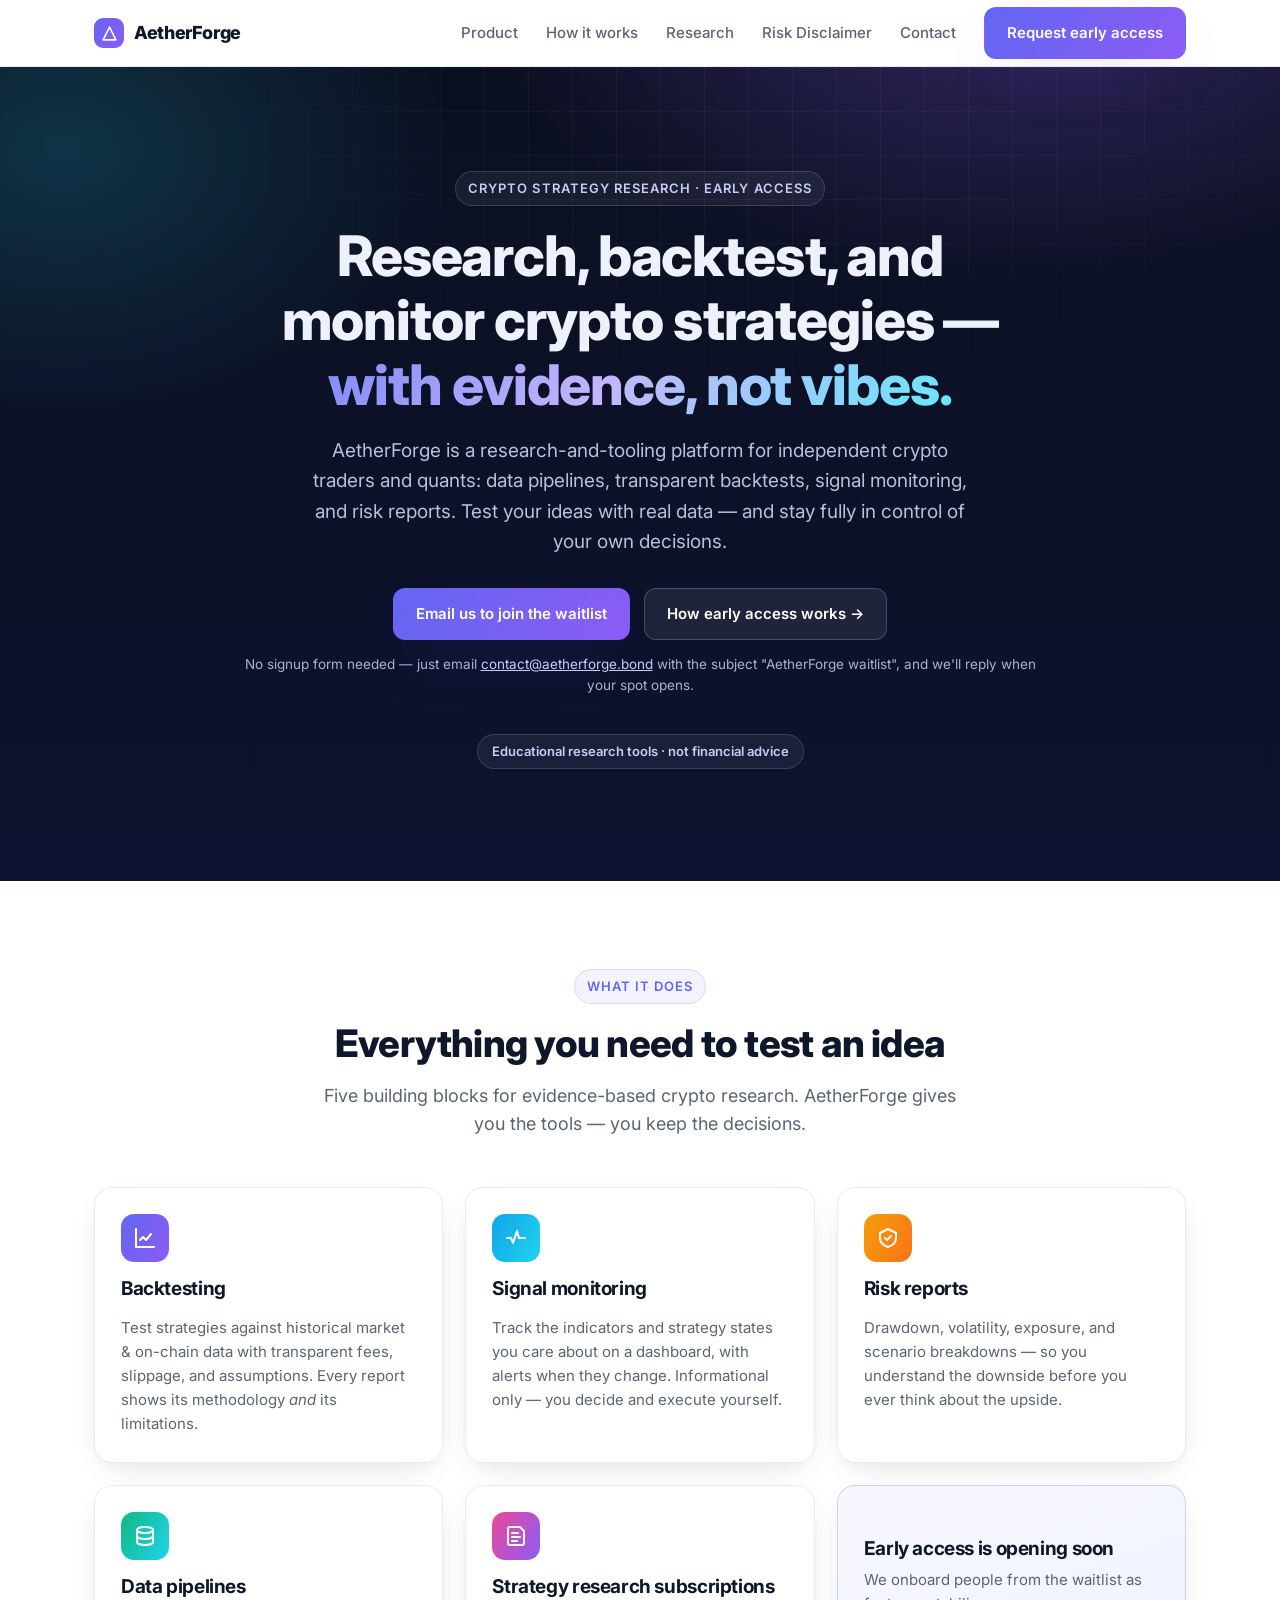
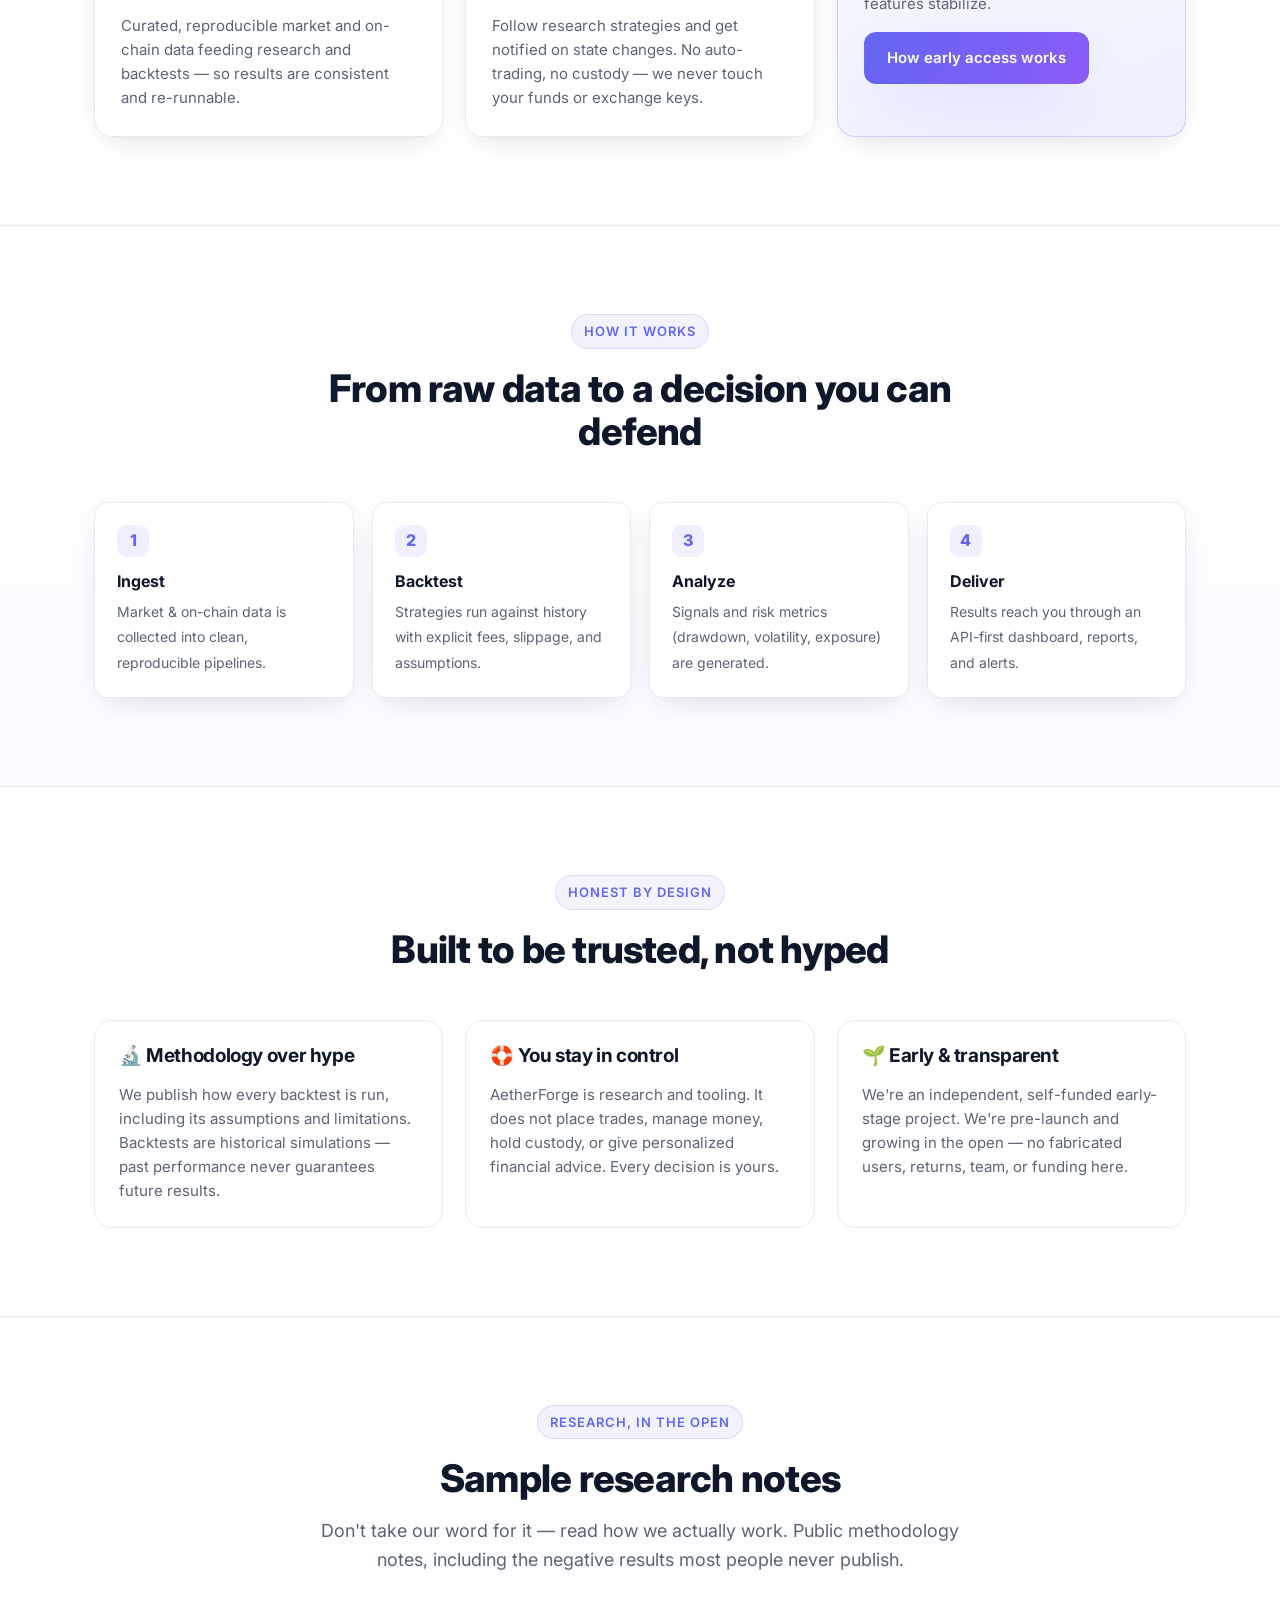
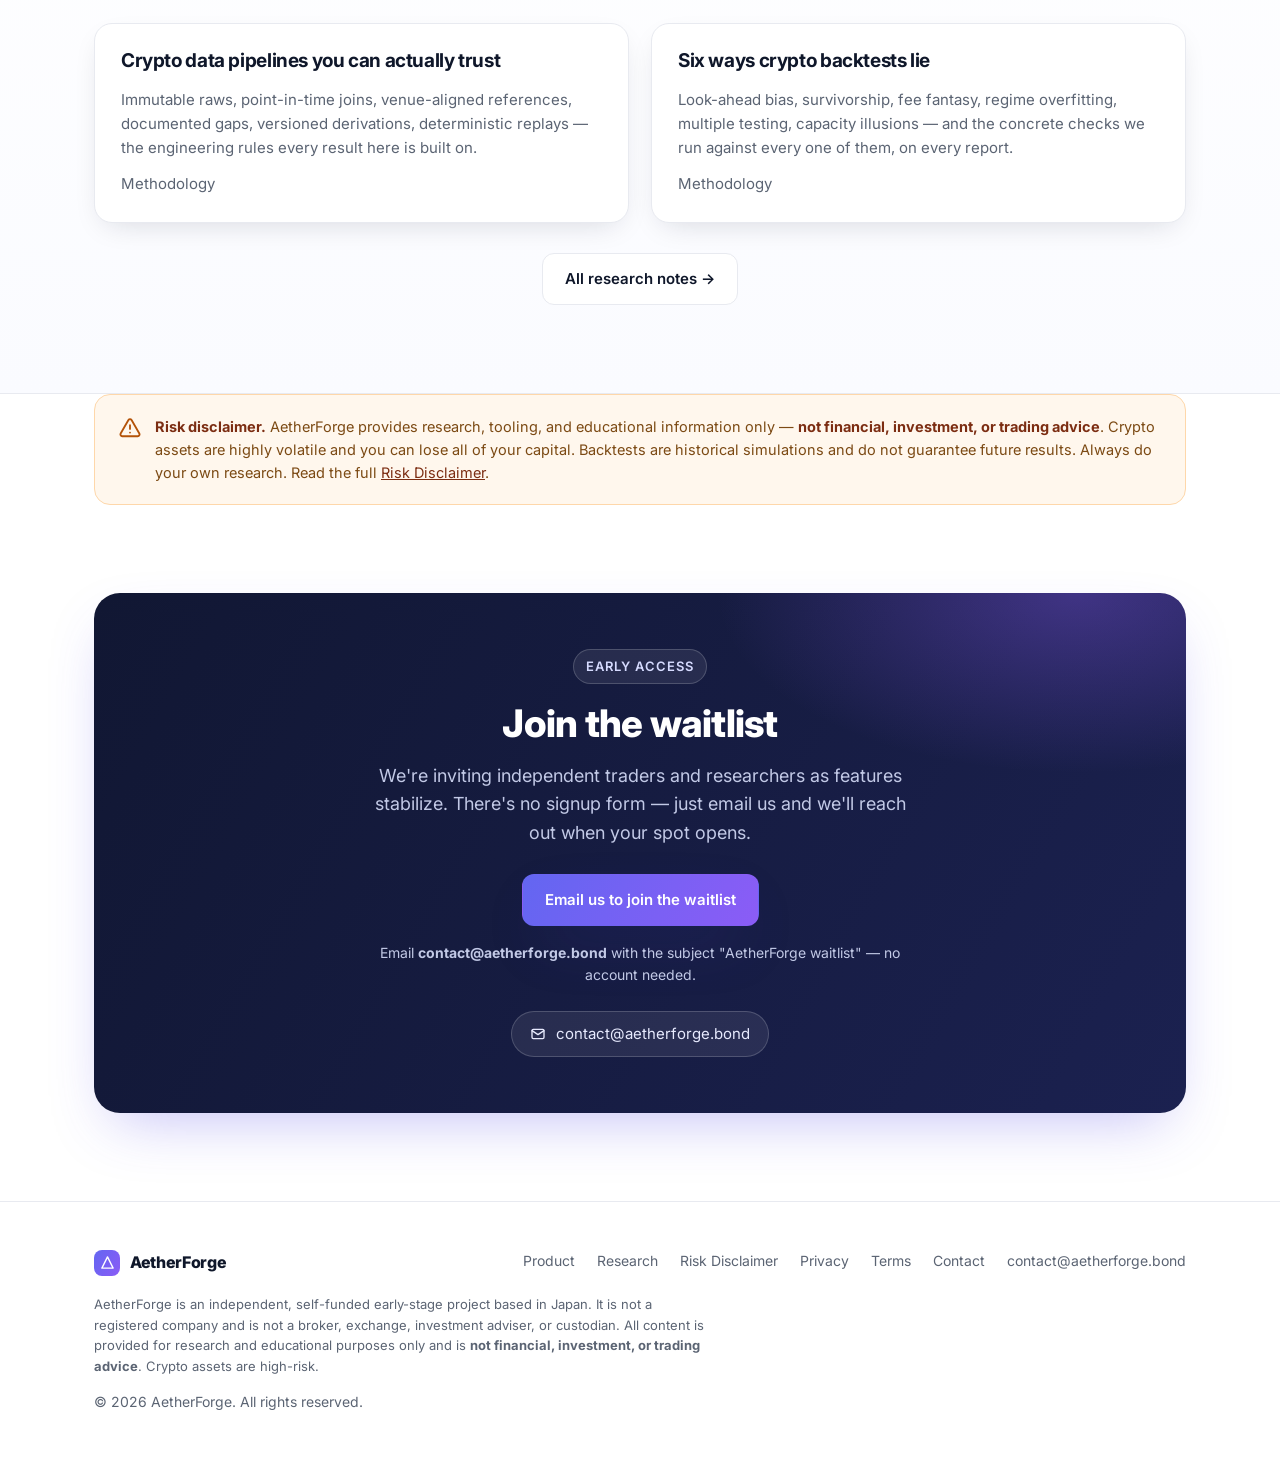
<file: index.html>
<!DOCTYPE html>
<html lang="en">
<head>
  <meta charset="UTF-8" />
  <meta name="viewport" content="width=device-width, initial-scale=1.0" />
  <title>AetherForge — Crypto strategy research & tooling</title>
  <meta name="description" content="AetherForge is a research-and-tooling platform for independent crypto traders and quants: backtesting, signal monitoring, risk reports, data pipelines, and strategy research. Early access — join the waitlist." />
  <meta name="theme-color" content="#0b1020" />
  <meta property="og:title" content="AetherForge — Crypto strategy research & tooling" />
  <meta property="og:description" content="Backtesting, signal monitoring, risk reports, and data pipelines for independent crypto traders. Research & educational tools — not financial advice." />
  <meta property="og:type" content="website" />
  <link rel="icon" href="data:image/svg+xml,%3Csvg xmlns='http://www.w3.org/2000/svg' viewBox='0 0 32 32'%3E%3Cdefs%3E%3ClinearGradient id='g' x1='0' y1='0' x2='1' y2='1'%3E%3Cstop offset='0' stop-color='%236366f1'/%3E%3Cstop offset='1' stop-color='%238b5cf6'/%3E%3C/linearGradient%3E%3C/defs%3E%3Crect width='32' height='32' rx='8' fill='url(%23g)'/%3E%3Cpath d='M16 6 L25 24 H7 Z' fill='none' stroke='white' stroke-width='2.4' stroke-linejoin='round'/%3E%3C/svg%3E" />
  <link rel="preconnect" href="https://fonts.googleapis.com" />
  <link rel="preconnect" href="https://fonts.gstatic.com" crossorigin />
  <link href="https://fonts.googleapis.com/css2?family=Inter:wght@400;500;600;700;800&display=swap" rel="stylesheet" />
  <link rel="stylesheet" href="style.css" />
  <link rel="canonical" href="https://aetherforge.bond/" />
  <script type="application/ld+json">
  {
    "@context": "https://schema.org",
    "@type": "Organization",
    "name": "AetherForge",
    "url": "https://aetherforge.bond",
    "email": "contact@aetherforge.bond",
    "description": "Research-and-tooling platform for independent crypto traders and quants: backtesting, signal monitoring, risk reports, and data pipelines. Educational research tools — not financial advice.",
    "foundingDate": "2026",
    "areaServed": "Worldwide",
    "knowsAbout": ["crypto market research", "backtesting", "quantitative trading tools", "risk analytics"]
  }
  </script>
  <script>if('IntersectionObserver' in window)document.documentElement.classList.add('js-anim');</script>
</head>
<body>

  <!-- NAV -->
  <header class="nav">
    <div class="container nav-inner">
      <a class="brand" href="/" aria-label="AetherForge home">
        <span class="mark" aria-hidden="true"><svg viewBox="0 0 24 24" fill="none"><path d="M12 3 L21 21 H3 Z" stroke="white" stroke-width="2.2" stroke-linejoin="round"/></svg></span>
        AetherForge
      </a>
      <nav class="nav-links" id="navLinks">
        <a class="link" href="#product">Product</a>
        <a class="link" href="#how">How it works</a>
        <a class="link" href="research.html">Research</a>
        <a class="link" href="disclaimer.html">Risk Disclaimer</a>
        <a class="link" href="contact.html">Contact</a>
        <a class="btn btn-primary" href="waitlist.html">Request early access</a>
      </nav>
      <button class="nav-toggle" id="navToggle" aria-label="Toggle menu" aria-expanded="false"><span></span><span></span><span></span></button>
    </div>
  </header>

  <main>
    <!-- HERO -->
    <section class="hero">
      <div class="container">
        <span class="eyebrow">Crypto strategy research · early access</span>
        <h1>Research, backtest, and monitor crypto strategies — <span class="grad-text">with evidence, not vibes.</span></h1>
        <p class="lead">AetherForge is a research-and-tooling platform for independent crypto traders and quants: data pipelines, transparent backtests, signal monitoring, and risk reports. Test your ideas with real data — and stay fully in control of your own decisions.</p>
        <div class="hero-cta">
          <a class="btn btn-primary" href="mailto:contact@aetherforge.bond?subject=AetherForge%20waitlist">Email us to join the waitlist</a>
          <a class="btn btn-on-dark" href="waitlist.html">How early access works →</a>
        </div>
        <p class="hero-note">No signup form needed — just email <a href="mailto:contact@aetherforge.bond?subject=AetherForge%20waitlist" style="color:#c7cdf7;text-decoration:underline">contact@aetherforge.bond</a> with the subject "AetherForge waitlist", and we'll reply when your spot opens.</p>
        <div><span class="badge-line">Educational research tools · not financial advice</span></div>
      </div>
    </section>

    <!-- PRODUCT -->
    <section id="product">
      <div class="container">
        <div class="section-head center">
          <span class="eyebrow">What it does</span>
          <h2>Everything you need to test an idea</h2>
          <p class="lead" style="margin:0 auto;">Five building blocks for evidence-based crypto research. AetherForge gives you the tools — you keep the decisions.</p>
        </div>
        <div class="grid">
          <article class="card">
            <div class="ic" aria-hidden="true"><svg width="24" height="24" viewBox="0 0 24 24" fill="none" stroke="currentColor" stroke-width="2" stroke-linecap="round" stroke-linejoin="round"><path d="M3 3v18h18"/><path d="m7 14 3-3 3 3 5-6"/></svg></div>
            <h3>Backtesting</h3>
            <p>Test strategies against historical market &amp; on-chain data with transparent fees, slippage, and assumptions. Every report shows its methodology <em>and</em> its limitations.</p>
          </article>
          <article class="card">
            <div class="ic b" aria-hidden="true"><svg width="24" height="24" viewBox="0 0 24 24" fill="none" stroke="currentColor" stroke-width="2" stroke-linecap="round" stroke-linejoin="round"><path d="M3 12h4l2 5 4-12 2 7h6"/></svg></div>
            <h3>Signal monitoring</h3>
            <p>Track the indicators and strategy states you care about on a dashboard, with alerts when they change. Informational only — you decide and execute yourself.</p>
          </article>
          <article class="card">
            <div class="ic c" aria-hidden="true"><svg width="24" height="24" viewBox="0 0 24 24" fill="none" stroke="currentColor" stroke-width="2" stroke-linecap="round" stroke-linejoin="round"><path d="M12 3l8 4v5c0 5-3.5 7.5-8 9-4.5-1.5-8-4-8-9V7z"/><path d="M9 12l2 2 4-4"/></svg></div>
            <h3>Risk reports</h3>
            <p>Drawdown, volatility, exposure, and scenario breakdowns — so you understand the downside before you ever think about the upside.</p>
          </article>
          <article class="card">
            <div class="ic d" aria-hidden="true"><svg width="24" height="24" viewBox="0 0 24 24" fill="none" stroke="currentColor" stroke-width="2" stroke-linecap="round" stroke-linejoin="round"><ellipse cx="12" cy="6" rx="8" ry="3"/><path d="M4 6v12c0 1.7 3.6 3 8 3s8-1.3 8-3V6"/><path d="M4 12c0 1.7 3.6 3 8 3s8-1.3 8-3"/></svg></div>
            <h3>Data pipelines</h3>
            <p>Curated, reproducible market and on-chain data feeding research and backtests — so results are consistent and re-runnable.</p>
          </article>
          <article class="card">
            <div class="ic e" aria-hidden="true"><svg width="24" height="24" viewBox="0 0 24 24" fill="none" stroke="currentColor" stroke-width="2" stroke-linecap="round" stroke-linejoin="round"><path d="M4 19V5a2 2 0 0 1 2-2h10l4 4v12a2 2 0 0 1-2 2H6a2 2 0 0 1-2-2z"/><path d="M8 9h6M8 13h8M8 17h5"/></svg></div>
            <h3>Strategy research subscriptions</h3>
            <p>Follow research strategies and get notified on state changes. No auto-trading, no custody — we never touch your funds or exchange keys.</p>
          </article>
          <article class="card" style="display:flex;flex-direction:column;justify-content:center;background:linear-gradient(160deg,#f7f8ff,#eef0ff);border-color:rgba(99,102,241,.25)">
            <h3 style="margin-bottom:8px">Early access is opening soon</h3>
            <p style="margin-bottom:16px">We onboard people from the waitlist as features stabilize.</p>
            <a class="btn btn-primary" href="waitlist.html" style="align-self:flex-start">How early access works</a>
          </article>
        </div>
      </div>
    </section>

    <!-- HOW IT WORKS -->
    <section id="how" class="muted-sec">
      <div class="container">
        <div class="section-head center">
          <span class="eyebrow">How it works</span>
          <h2>From raw data to a decision you can defend</h2>
        </div>
        <div class="steps">
          <div class="step"><div class="n">1</div><b>Ingest</b><span>Market &amp; on-chain data is collected into clean, reproducible pipelines.</span></div>
          <div class="step"><div class="n">2</div><b>Backtest</b><span>Strategies run against history with explicit fees, slippage, and assumptions.</span></div>
          <div class="step"><div class="n">3</div><b>Analyze</b><span>Signals and risk metrics (drawdown, volatility, exposure) are generated.</span></div>
          <div class="step"><div class="n">4</div><b>Deliver</b><span>Results reach you through an API-first dashboard, reports, and alerts.</span></div>
        </div>
      </div>
    </section>

    <!-- HONEST BY DESIGN -->
    <section>
      <div class="container">
        <div class="section-head center">
          <span class="eyebrow">Honest by design</span>
          <h2>Built to be trusted, not hyped</h2>
        </div>
        <div class="honest">
          <div class="item">
            <h3>🔬 Methodology over hype</h3>
            <p>We publish how every backtest is run, including its assumptions and limitations. Backtests are historical simulations — past performance never guarantees future results.</p>
          </div>
          <div class="item">
            <h3>🛟 You stay in control</h3>
            <p>AetherForge is research and tooling. It does not place trades, manage money, hold custody, or give personalized financial advice. Every decision is yours.</p>
          </div>
          <div class="item">
            <h3>🌱 Early &amp; transparent</h3>
            <p>We're an independent, self-funded early-stage project. We're pre-launch and growing in the open — no fabricated users, returns, team, or funding here.</p>
          </div>
        </div>
      </div>
    </section>

    <!-- RESEARCH NOTES -->
    <section id="research" class="muted-sec">
      <div class="container">
        <div class="section-head center">
          <span class="eyebrow">Research, in the open</span>
          <h2>Sample research notes</h2>
          <p class="lead" style="margin:0 auto;">Don't take our word for it — read how we actually work. Public methodology notes, including the negative results most people never publish.</p>
        </div>
        <div class="grid" style="grid-template-columns:repeat(2,1fr)">
          <article class="card">
            <h3><a href="research-data-pipelines.html">Crypto data pipelines you can actually trust</a></h3>
            <p style="margin-bottom:12px">Immutable raws, point-in-time joins, venue-aligned references, documented gaps, versioned derivations, deterministic replays — the engineering rules every result here is built on.</p>
            <p class="muted" style="margin:0">Methodology</p>
          </article>
          <article class="card">
            <h3><a href="research-backtest-failure-modes.html">Six ways crypto backtests lie</a></h3>
            <p style="margin-bottom:12px">Look-ahead bias, survivorship, fee fantasy, regime overfitting, multiple testing, capacity illusions — and the concrete checks we run against every one of them, on every report.</p>
            <p class="muted" style="margin:0">Methodology</p>
          </article>
        </div>
        <div style="text-align:center;margin-top:30px"><a class="btn btn-ghost" href="research.html">All research notes →</a></div>
      </div>
    </section>

    <!-- RISK BANNER -->
    <section style="padding-top:0">
      <div class="container">
        <div class="risk">
          <svg width="22" height="22" viewBox="0 0 24 24" fill="none" stroke="currentColor" stroke-width="2" stroke-linecap="round" stroke-linejoin="round"><path d="M10.3 3.3 1.8 18a2 2 0 0 0 1.7 3h17a2 2 0 0 0 1.7-3L13.7 3.3a2 2 0 0 0-3.4 0Z"/><path d="M12 9v4M12 17h.01"/></svg>
          <div><b>Risk disclaimer.</b> AetherForge provides research, tooling, and educational information only — <b>not financial, investment, or trading advice</b>. Crypto assets are highly volatile and you can lose all of your capital. Backtests are historical simulations and do not guarantee future results. Always do your own research. Read the full <a href="disclaimer.html" style="color:#7c2d12;text-decoration:underline">Risk Disclaimer</a>.</div>
        </div>
      </div>
    </section>

    <!-- WAITLIST CTA -->
    <section id="waitlist" style="padding-top:0">
      <div class="container">
        <div class="cta-card">
          <span class="eyebrow" style="color:#d6dbff;background:rgba(255,255,255,.08);border-color:rgba(255,255,255,.18)">Early access</span>
          <h2>Join the waitlist</h2>
          <p>We're inviting independent traders and researchers as features stabilize. There's no signup form — just email us and we'll reach out when your spot opens.</p>
          <a class="btn btn-primary" href="mailto:contact@aetherforge.bond?subject=AetherForge%20waitlist">Email us to join the waitlist</a>
          <p style="color:#c2c9e6;font-size:14px;margin:16px auto 0;max-width:520px">Email <b>contact@aetherforge.bond</b> with the subject "AetherForge waitlist" — no account needed.</p>
          <div><span class="email-pill" aria-label="Contact email"><svg width="16" height="16" viewBox="0 0 24 24" fill="none" stroke="currentColor" stroke-width="2" stroke-linecap="round" stroke-linejoin="round"><rect x="3" y="5" width="18" height="14" rx="2"/><path d="m3 7 9 6 9-6"/></svg> contact@aetherforge.bond</span></div>
        </div>
      </div>
    </section>
  </main>

  <!-- FOOTER -->
  <footer class="site">
    <div class="container">
      <div class="foot">
        <div class="brand" style="font-size:16px">
          <span class="mark" aria-hidden="true" style="width:26px;height:26px;border-radius:8px"><svg viewBox="0 0 24 24" fill="none" style="width:15px;height:15px"><path d="M12 3 L21 21 H3 Z" stroke="white" stroke-width="2.2" stroke-linejoin="round"/></svg></span>
          AetherForge
        </div>
        <div class="foot-links">
          <a href="#product">Product</a>
          <a href="research.html">Research</a>
          <a href="disclaimer.html">Risk Disclaimer</a>
          <a href="privacy.html">Privacy</a>
          <a href="terms.html">Terms</a>
          <a href="contact.html">Contact</a>
          <a href="mailto:contact@aetherforge.bond">contact@aetherforge.bond</a>
        </div>
      </div>
      <p class="foot-note">AetherForge is an independent, self-funded early-stage project based in Japan. It is not a registered company and is not a broker, exchange, investment adviser, or custodian. All content is provided for research and educational purposes only and is <b>not financial, investment, or trading advice</b>. Crypto assets are high-risk.</p>
      <p class="muted" style="margin-top:14px">© <span id="year">2026</span> AetherForge. All rights reserved.</p>
    </div>
  </footer>

  <script>
    (function(){
      var t=document.getElementById('navToggle'),l=document.getElementById('navLinks');
      t.addEventListener('click',function(){var o=l.classList.toggle('open');t.setAttribute('aria-expanded',o?'true':'false')});
      l.addEventListener('click',function(e){if(e.target.tagName==='A')l.classList.remove('open')});
      document.getElementById('year').textContent=new Date().getFullYear();

      // sticky nav gains a shadow once scrolled
      var nav=document.querySelector('header.nav');
      var onScroll=function(){nav.classList.toggle('scrolled',window.scrollY>8)};
      window.addEventListener('scroll',onScroll,{passive:true});onScroll();

      // scroll-reveal entrance animations (safe: only if js-anim was set)
      if(document.documentElement.classList.contains('js-anim')){
        var els=document.querySelectorAll('.section-head,.card,.step,.honest .item,.risk,.cta-card');
        try{
          var io=new IntersectionObserver(function(entries){
            entries.forEach(function(en){if(en.isIntersecting){en.target.classList.add('is-in');io.unobserve(en.target)}});
          },{rootMargin:'0px 0px -8% 0px',threshold:.08});
          els.forEach(function(el){
            var sibs=el.parentElement?[].indexOf.call(el.parentElement.children,el):0;
            el.style.transitionDelay=Math.min(sibs,5)*60+'ms';
            io.observe(el);
          });
        }catch(err){els.forEach(function(el){el.classList.add('is-in')});}
      }
    })();
  </script>
</body>
</html>
</file>
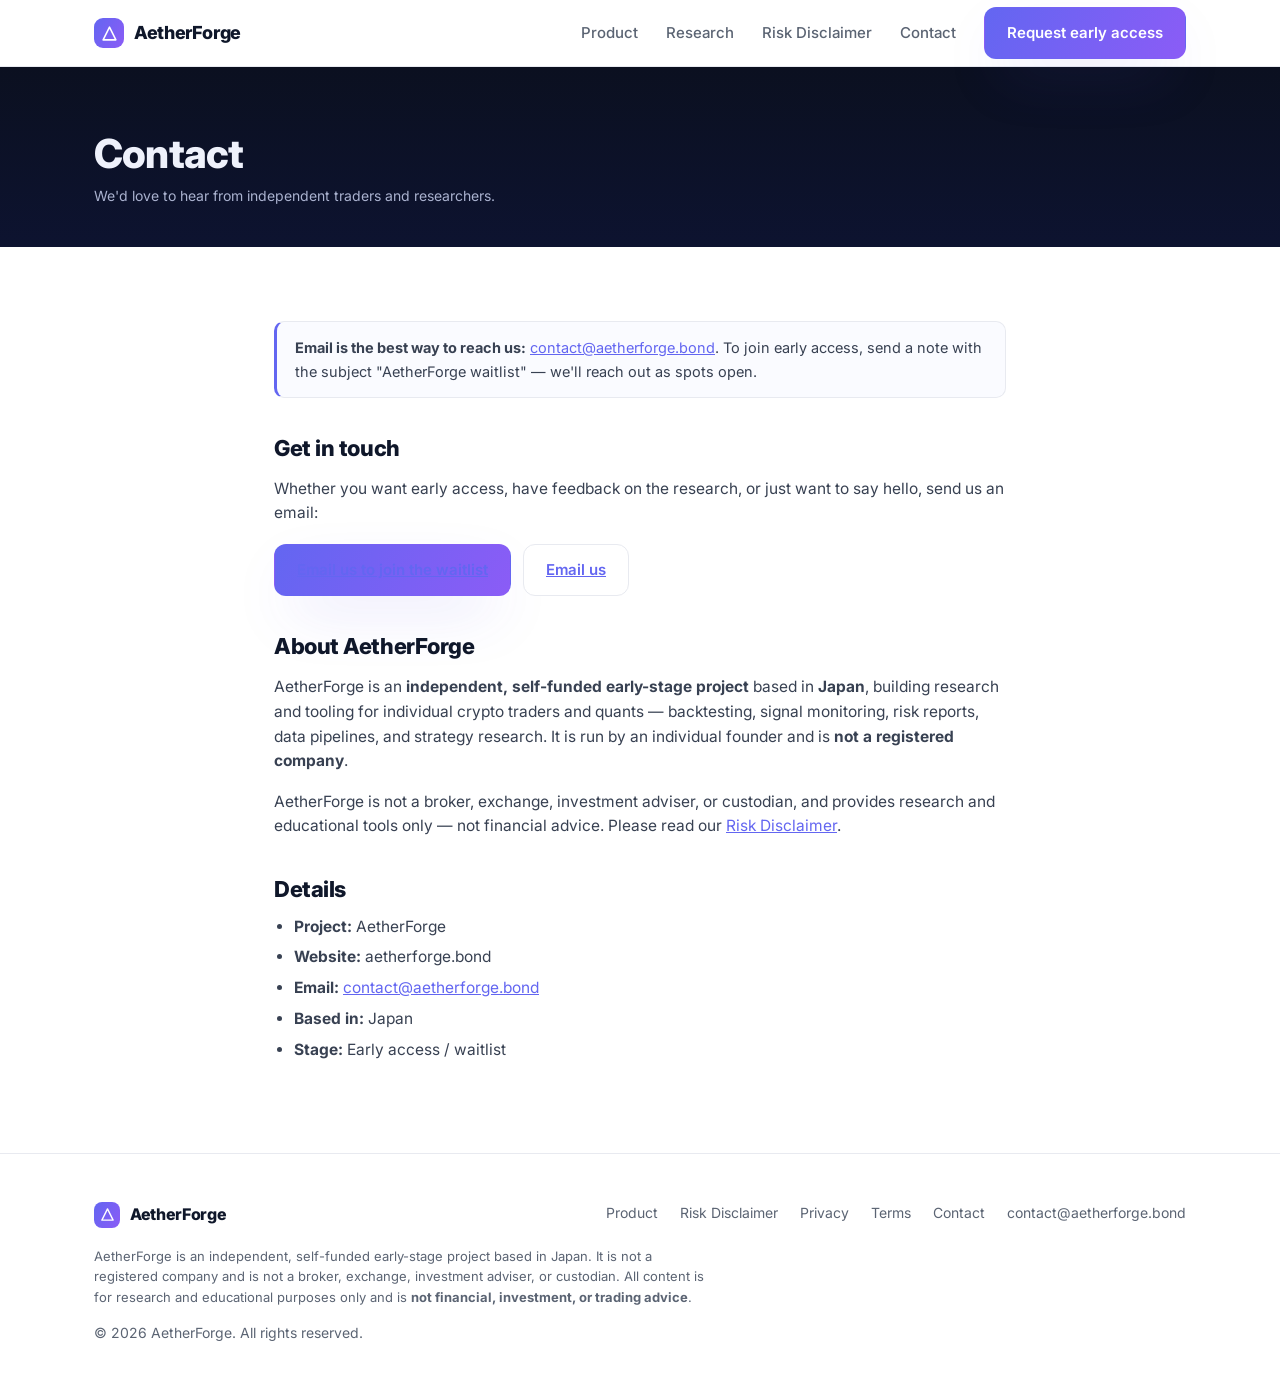
<file: contact.html>
<!DOCTYPE html>
<html lang="en">
<head>
  <meta charset="UTF-8" />
  <meta name="viewport" content="width=device-width, initial-scale=1.0" />
  <title>Contact — AetherForge</title>
  <meta name="description" content="Get in touch with AetherForge — an independent, early-stage crypto strategy research project based in Japan." />
  <meta name="robots" content="all" />
  <link rel="icon" href="data:image/svg+xml,%3Csvg xmlns='http://www.w3.org/2000/svg' viewBox='0 0 32 32'%3E%3Cdefs%3E%3ClinearGradient id='g' x1='0' y1='0' x2='1' y2='1'%3E%3Cstop offset='0' stop-color='%236366f1'/%3E%3Cstop offset='1' stop-color='%238b5cf6'/%3E%3C/linearGradient%3E%3C/defs%3E%3Crect width='32' height='32' rx='8' fill='url(%23g)'/%3E%3Cpath d='M16 6 L25 24 H7 Z' fill='none' stroke='white' stroke-width='2.4' stroke-linejoin='round'/%3E%3C/svg%3E" />
  <link rel="preconnect" href="https://fonts.googleapis.com" />
  <link rel="preconnect" href="https://fonts.gstatic.com" crossorigin />
  <link href="https://fonts.googleapis.com/css2?family=Inter:wght@400;500;600;700;800&display=swap" rel="stylesheet" />
  <link rel="stylesheet" href="style.css" />
</head>
<body>
  <header class="nav">
    <div class="container nav-inner">
      <a class="brand" href="/" aria-label="AetherForge home">
        <span class="mark" aria-hidden="true"><svg viewBox="0 0 24 24" fill="none"><path d="M12 3 L21 21 H3 Z" stroke="white" stroke-width="2.2" stroke-linejoin="round"/></svg></span>
        AetherForge
      </a>
      <nav class="nav-links" id="navLinks">
        <a class="link" href="/#product">Product</a>
        <a class="link" href="research.html">Research</a>
        <a class="link" href="disclaimer.html">Risk Disclaimer</a>
        <a class="link" href="contact.html">Contact</a>
        <a class="btn btn-primary" href="waitlist.html">Request early access</a>
      </nav>
      <button class="nav-toggle" id="navToggle" aria-label="Toggle menu" aria-expanded="false"><span></span><span></span><span></span></button>
    </div>
  </header>

  <header class="doc-header">
    <div class="container">
      <h1>Contact</h1>
      <div class="updated">We'd love to hear from independent traders and researchers.</div>
    </div>
  </header>

  <article class="prose">
    <div class="callout"><b>Email is the best way to reach us:</b> <a href="mailto:contact@aetherforge.bond">contact@aetherforge.bond</a>. To join early access, send a note with the subject "AetherForge waitlist" — we'll reach out as spots open.</div>

    <h2>Get in touch</h2>
    <p>Whether you want early access, have feedback on the research, or just want to say hello, send us an email:</p>
    <p style="margin:18px 0">
      <a class="btn btn-primary" href="mailto:contact@aetherforge.bond?subject=AetherForge%20waitlist">Email us to join the waitlist</a>
      &nbsp;
      <a class="btn btn-ghost" href="mailto:contact@aetherforge.bond">Email us</a>
    </p>

    <h2>About AetherForge</h2>
    <p>AetherForge is an <b>independent, self-funded early-stage project</b> based in <b>Japan</b>, building research and tooling for individual crypto traders and quants — backtesting, signal monitoring, risk reports, data pipelines, and strategy research. It is run by an individual founder and is <b>not a registered company</b>.</p>
    <p>AetherForge is not a broker, exchange, investment adviser, or custodian, and provides research and educational tools only — not financial advice. Please read our <a href="disclaimer.html">Risk Disclaimer</a>.</p>

    <h2>Details</h2>
    <ul>
      <li><b>Project:</b> AetherForge</li>
      <li><b>Website:</b> aetherforge.bond</li>
      <li><b>Email:</b> <a href="mailto:contact@aetherforge.bond">contact@aetherforge.bond</a></li>
      <li><b>Based in:</b> Japan</li>
      <li><b>Stage:</b> Early access / waitlist</li>
    </ul>
  </article>

  <footer class="site">
    <div class="container">
      <div class="foot">
        <div class="brand" style="font-size:16px">
          <span class="mark" aria-hidden="true" style="width:26px;height:26px;border-radius:8px"><svg viewBox="0 0 24 24" fill="none" style="width:15px;height:15px"><path d="M12 3 L21 21 H3 Z" stroke="white" stroke-width="2.2" stroke-linejoin="round"/></svg></span>
          AetherForge
        </div>
        <div class="foot-links">
          <a href="/#product">Product</a>
          <a href="disclaimer.html">Risk Disclaimer</a>
          <a href="privacy.html">Privacy</a>
          <a href="terms.html">Terms</a>
          <a href="contact.html">Contact</a>
          <a href="mailto:contact@aetherforge.bond">contact@aetherforge.bond</a>
        </div>
      </div>
      <p class="foot-note">AetherForge is an independent, self-funded early-stage project based in Japan. It is not a registered company and is not a broker, exchange, investment adviser, or custodian. All content is for research and educational purposes only and is <b>not financial, investment, or trading advice</b>.</p>
      <p class="muted" style="margin-top:14px">© <span id="year">2026</span> AetherForge. All rights reserved.</p>
    </div>
  </footer>
  <script>(function(){var t=document.getElementById('navToggle'),l=document.getElementById('navLinks');t.addEventListener('click',function(){var o=l.classList.toggle('open');t.setAttribute('aria-expanded',o?'true':'false')});l.addEventListener('click',function(e){if(e.target.tagName==='A')l.classList.remove('open')});document.getElementById('year').textContent=new Date().getFullYear();})();</script>
</body>
</html>
</file>
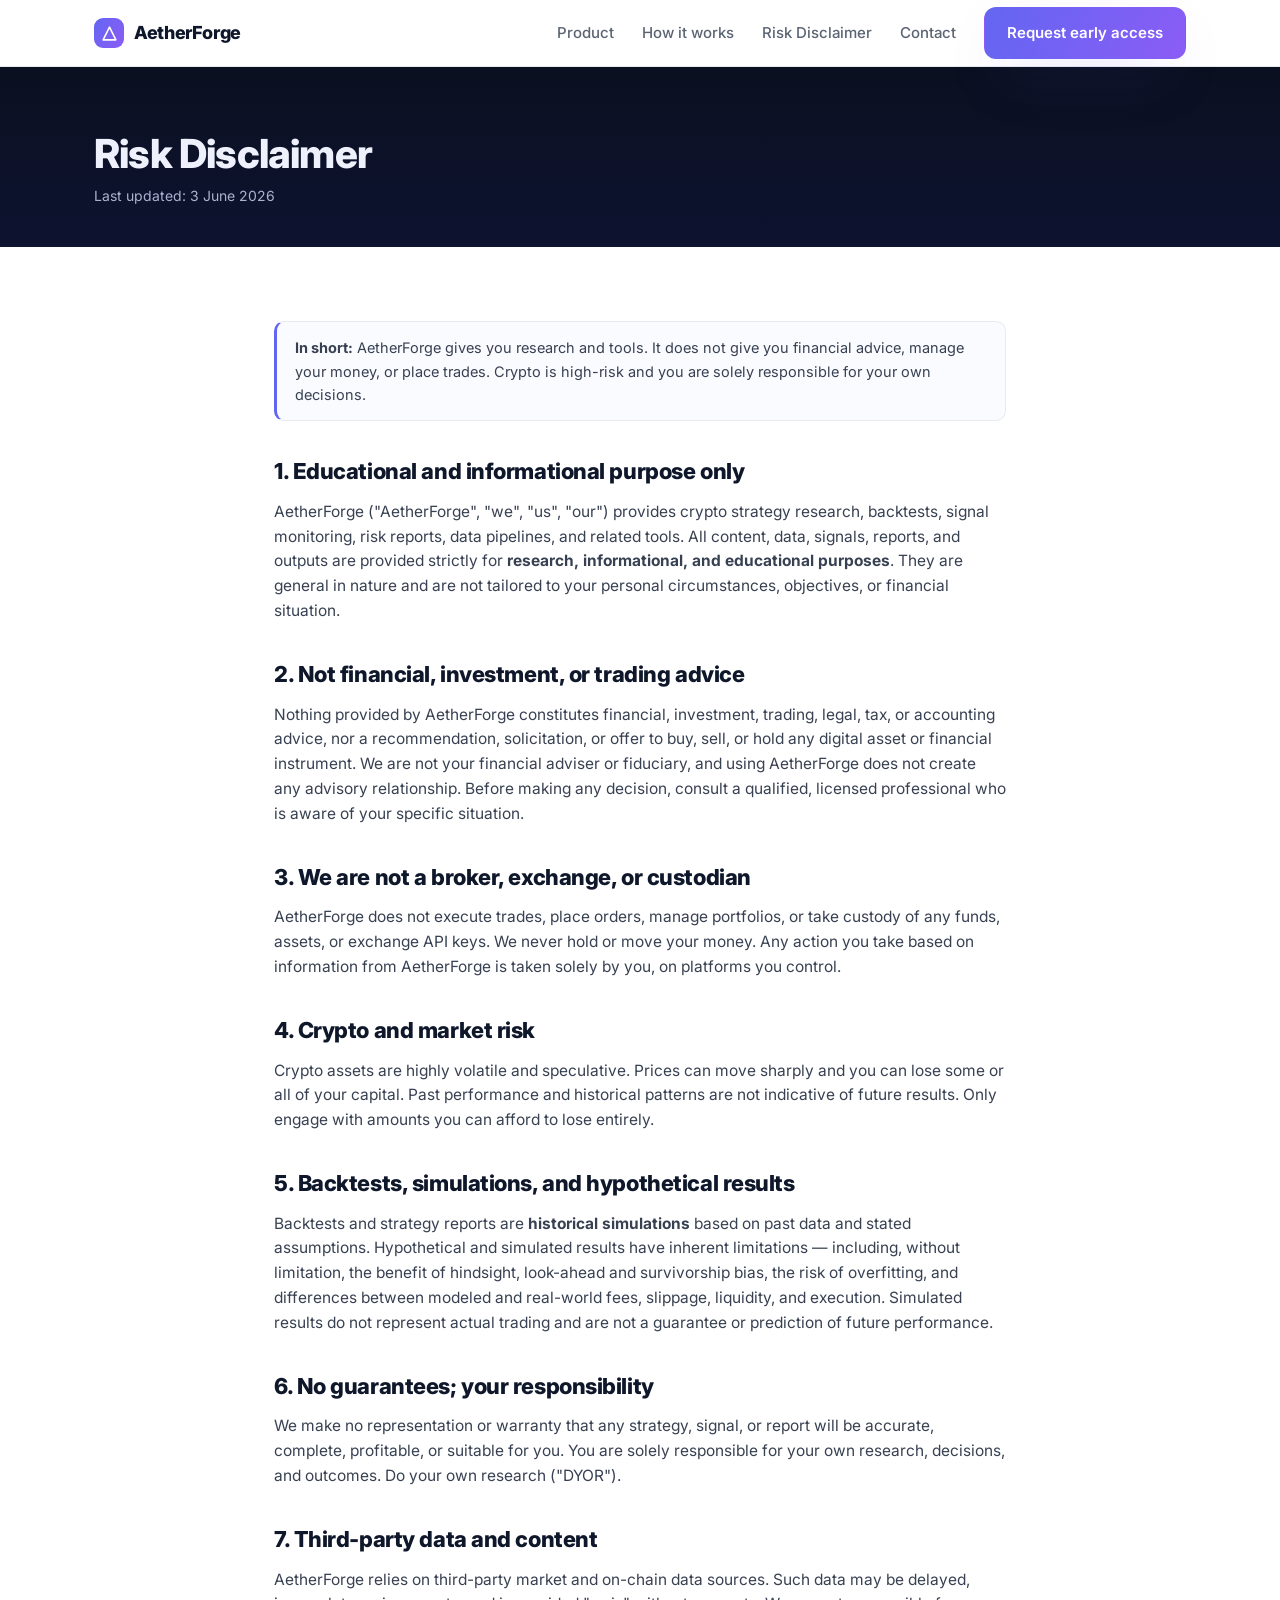
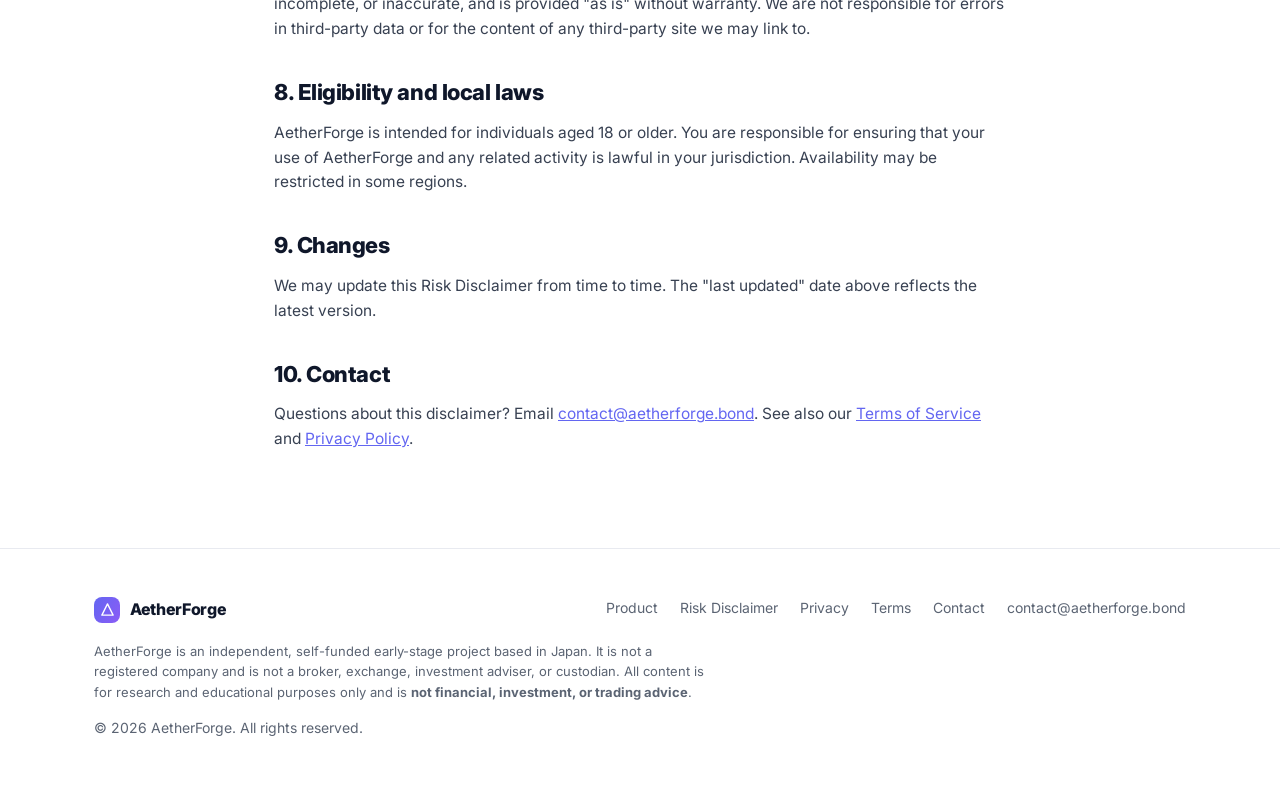
<file: disclaimer.html>
<!DOCTYPE html>
<html lang="en">
<head>
  <meta charset="UTF-8" />
  <meta name="viewport" content="width=device-width, initial-scale=1.0" />
  <title>Risk Disclaimer — AetherForge</title>
  <meta name="description" content="AetherForge provides research, tooling, and educational information only — not financial, investment, or trading advice." />
  <meta name="robots" content="all" />
  <link rel="icon" href="data:image/svg+xml,%3Csvg xmlns='http://www.w3.org/2000/svg' viewBox='0 0 32 32'%3E%3Cdefs%3E%3ClinearGradient id='g' x1='0' y1='0' x2='1' y2='1'%3E%3Cstop offset='0' stop-color='%236366f1'/%3E%3Cstop offset='1' stop-color='%238b5cf6'/%3E%3C/linearGradient%3E%3C/defs%3E%3Crect width='32' height='32' rx='8' fill='url(%23g)'/%3E%3Cpath d='M16 6 L25 24 H7 Z' fill='none' stroke='white' stroke-width='2.4' stroke-linejoin='round'/%3E%3C/svg%3E" />
  <link rel="preconnect" href="https://fonts.googleapis.com" />
  <link rel="preconnect" href="https://fonts.gstatic.com" crossorigin />
  <link href="https://fonts.googleapis.com/css2?family=Inter:wght@400;500;600;700;800&display=swap" rel="stylesheet" />
  <link rel="stylesheet" href="style.css" />
</head>
<body>
  <header class="nav">
    <div class="container nav-inner">
      <a class="brand" href="/" aria-label="AetherForge home">
        <span class="mark" aria-hidden="true"><svg viewBox="0 0 24 24" fill="none"><path d="M12 3 L21 21 H3 Z" stroke="white" stroke-width="2.2" stroke-linejoin="round"/></svg></span>
        AetherForge
      </a>
      <nav class="nav-links" id="navLinks">
        <a class="link" href="/#product">Product</a>
        <a class="link" href="/#how">How it works</a>
        <a class="link" href="disclaimer.html">Risk Disclaimer</a>
        <a class="link" href="contact.html">Contact</a>
        <a class="btn btn-primary" href="waitlist.html">Request early access</a>
      </nav>
      <button class="nav-toggle" id="navToggle" aria-label="Toggle menu" aria-expanded="false"><span></span><span></span><span></span></button>
    </div>
  </header>

  <header class="doc-header">
    <div class="container">
      <h1>Risk Disclaimer</h1>
      <div class="updated">Last updated: 3 June 2026</div>
    </div>
  </header>

  <article class="prose">
    <div class="callout"><b>In short:</b> AetherForge gives you research and tools. It does not give you financial advice, manage your money, or place trades. Crypto is high-risk and you are solely responsible for your own decisions.</div>

    <h2>1. Educational and informational purpose only</h2>
    <p>AetherForge ("AetherForge", "we", "us", "our") provides crypto strategy research, backtests, signal monitoring, risk reports, data pipelines, and related tools. All content, data, signals, reports, and outputs are provided strictly for <b>research, informational, and educational purposes</b>. They are general in nature and are not tailored to your personal circumstances, objectives, or financial situation.</p>

    <h2>2. Not financial, investment, or trading advice</h2>
    <p>Nothing provided by AetherForge constitutes financial, investment, trading, legal, tax, or accounting advice, nor a recommendation, solicitation, or offer to buy, sell, or hold any digital asset or financial instrument. We are not your financial adviser or fiduciary, and using AetherForge does not create any advisory relationship. Before making any decision, consult a qualified, licensed professional who is aware of your specific situation.</p>

    <h2>3. We are not a broker, exchange, or custodian</h2>
    <p>AetherForge does not execute trades, place orders, manage portfolios, or take custody of any funds, assets, or exchange API keys. We never hold or move your money. Any action you take based on information from AetherForge is taken solely by you, on platforms you control.</p>

    <h2>4. Crypto and market risk</h2>
    <p>Crypto assets are highly volatile and speculative. Prices can move sharply and you can lose some or all of your capital. Past performance and historical patterns are not indicative of future results. Only engage with amounts you can afford to lose entirely.</p>

    <h2>5. Backtests, simulations, and hypothetical results</h2>
    <p>Backtests and strategy reports are <b>historical simulations</b> based on past data and stated assumptions. Hypothetical and simulated results have inherent limitations — including, without limitation, the benefit of hindsight, look-ahead and survivorship bias, the risk of overfitting, and differences between modeled and real-world fees, slippage, liquidity, and execution. Simulated results do not represent actual trading and are not a guarantee or prediction of future performance.</p>

    <h2>6. No guarantees; your responsibility</h2>
    <p>We make no representation or warranty that any strategy, signal, or report will be accurate, complete, profitable, or suitable for you. You are solely responsible for your own research, decisions, and outcomes. Do your own research ("DYOR").</p>

    <h2>7. Third-party data and content</h2>
    <p>AetherForge relies on third-party market and on-chain data sources. Such data may be delayed, incomplete, or inaccurate, and is provided "as is" without warranty. We are not responsible for errors in third-party data or for the content of any third-party site we may link to.</p>

    <h2>8. Eligibility and local laws</h2>
    <p>AetherForge is intended for individuals aged 18 or older. You are responsible for ensuring that your use of AetherForge and any related activity is lawful in your jurisdiction. Availability may be restricted in some regions.</p>

    <h2>9. Changes</h2>
    <p>We may update this Risk Disclaimer from time to time. The "last updated" date above reflects the latest version.</p>

    <h2>10. Contact</h2>
    <p>Questions about this disclaimer? Email <a href="mailto:contact@aetherforge.bond">contact@aetherforge.bond</a>. See also our <a href="terms.html">Terms of Service</a> and <a href="privacy.html">Privacy Policy</a>.</p>
  </article>

  <footer class="site">
    <div class="container">
      <div class="foot">
        <div class="brand" style="font-size:16px">
          <span class="mark" aria-hidden="true" style="width:26px;height:26px;border-radius:8px"><svg viewBox="0 0 24 24" fill="none" style="width:15px;height:15px"><path d="M12 3 L21 21 H3 Z" stroke="white" stroke-width="2.2" stroke-linejoin="round"/></svg></span>
          AetherForge
        </div>
        <div class="foot-links">
          <a href="/#product">Product</a>
          <a href="disclaimer.html">Risk Disclaimer</a>
          <a href="privacy.html">Privacy</a>
          <a href="terms.html">Terms</a>
          <a href="contact.html">Contact</a>
          <a href="mailto:contact@aetherforge.bond">contact@aetherforge.bond</a>
        </div>
      </div>
      <p class="foot-note">AetherForge is an independent, self-funded early-stage project based in Japan. It is not a registered company and is not a broker, exchange, investment adviser, or custodian. All content is for research and educational purposes only and is <b>not financial, investment, or trading advice</b>.</p>
      <p class="muted" style="margin-top:14px">© <span id="year">2026</span> AetherForge. All rights reserved.</p>
    </div>
  </footer>
  <script>(function(){var t=document.getElementById('navToggle'),l=document.getElementById('navLinks');t.addEventListener('click',function(){var o=l.classList.toggle('open');t.setAttribute('aria-expanded',o?'true':'false')});l.addEventListener('click',function(e){if(e.target.tagName==='A')l.classList.remove('open')});document.getElementById('year').textContent=new Date().getFullYear();})();</script>
</body>
</html>
</file>
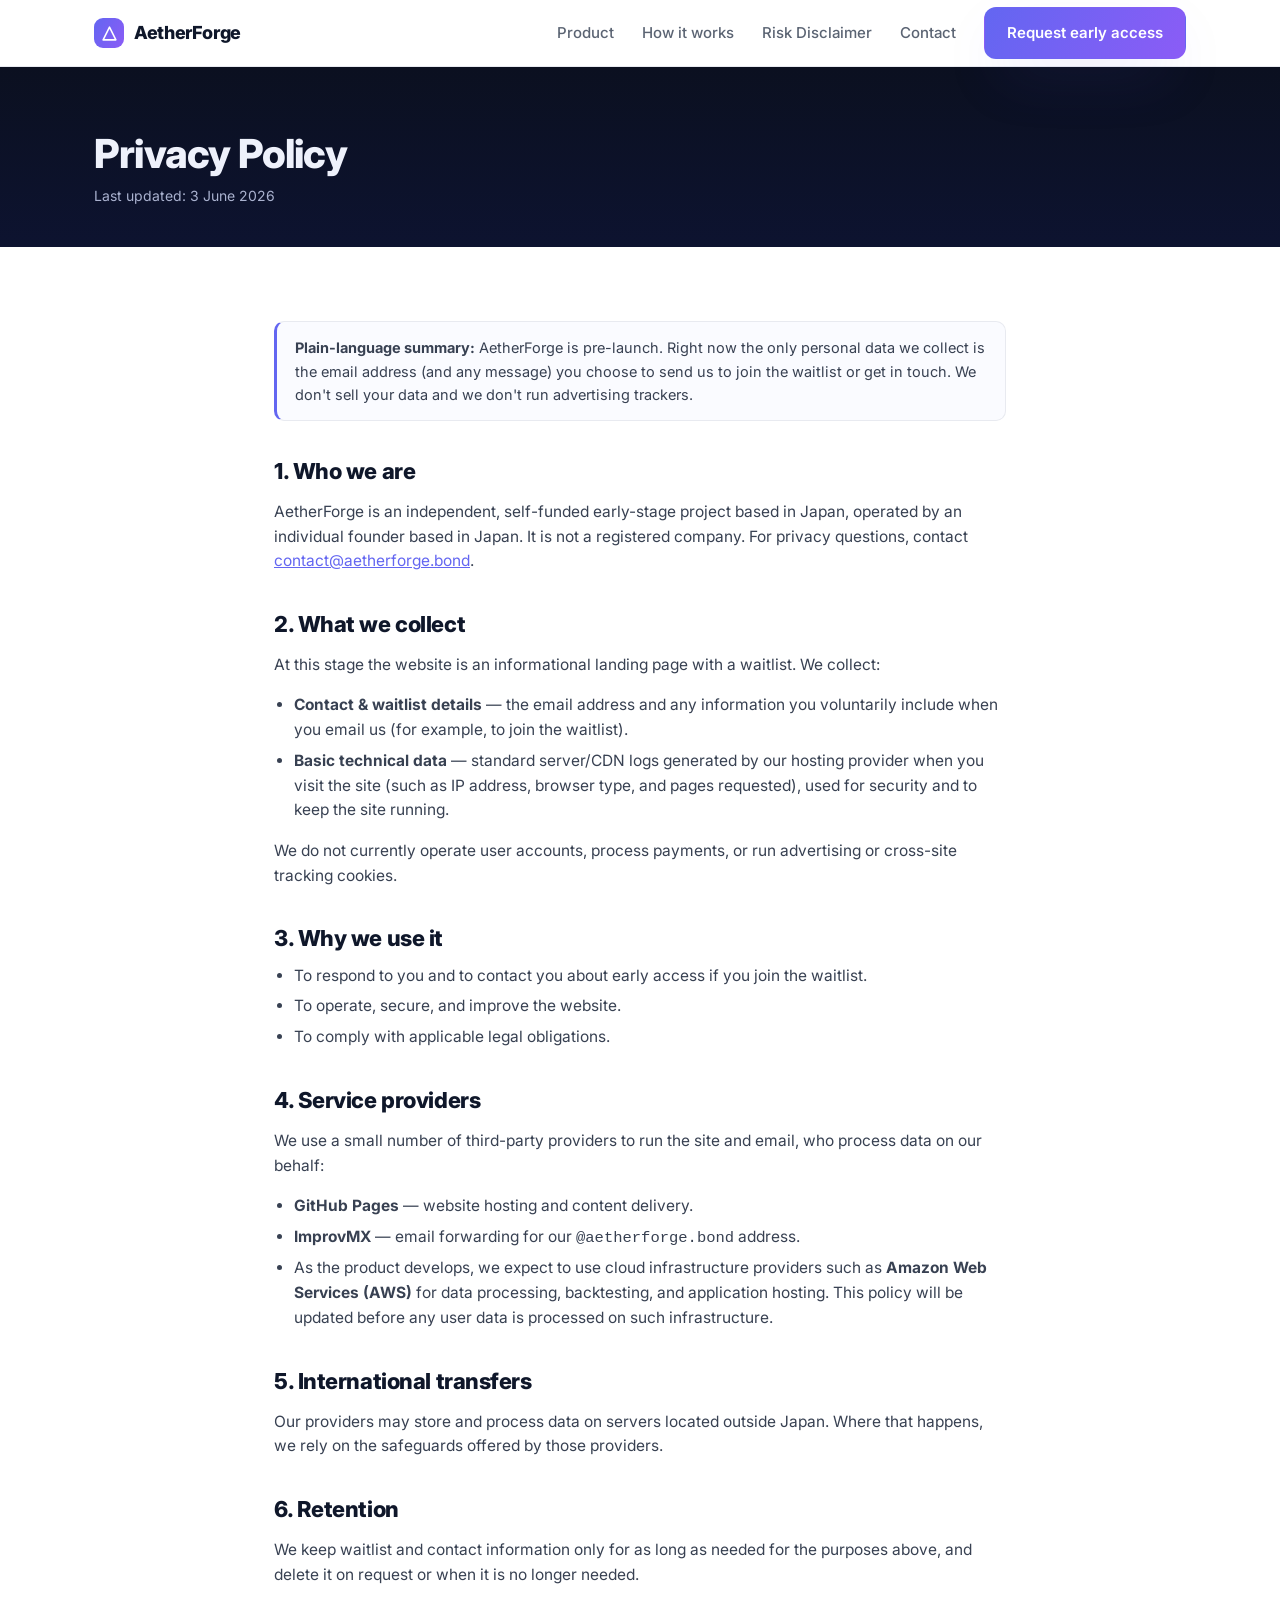
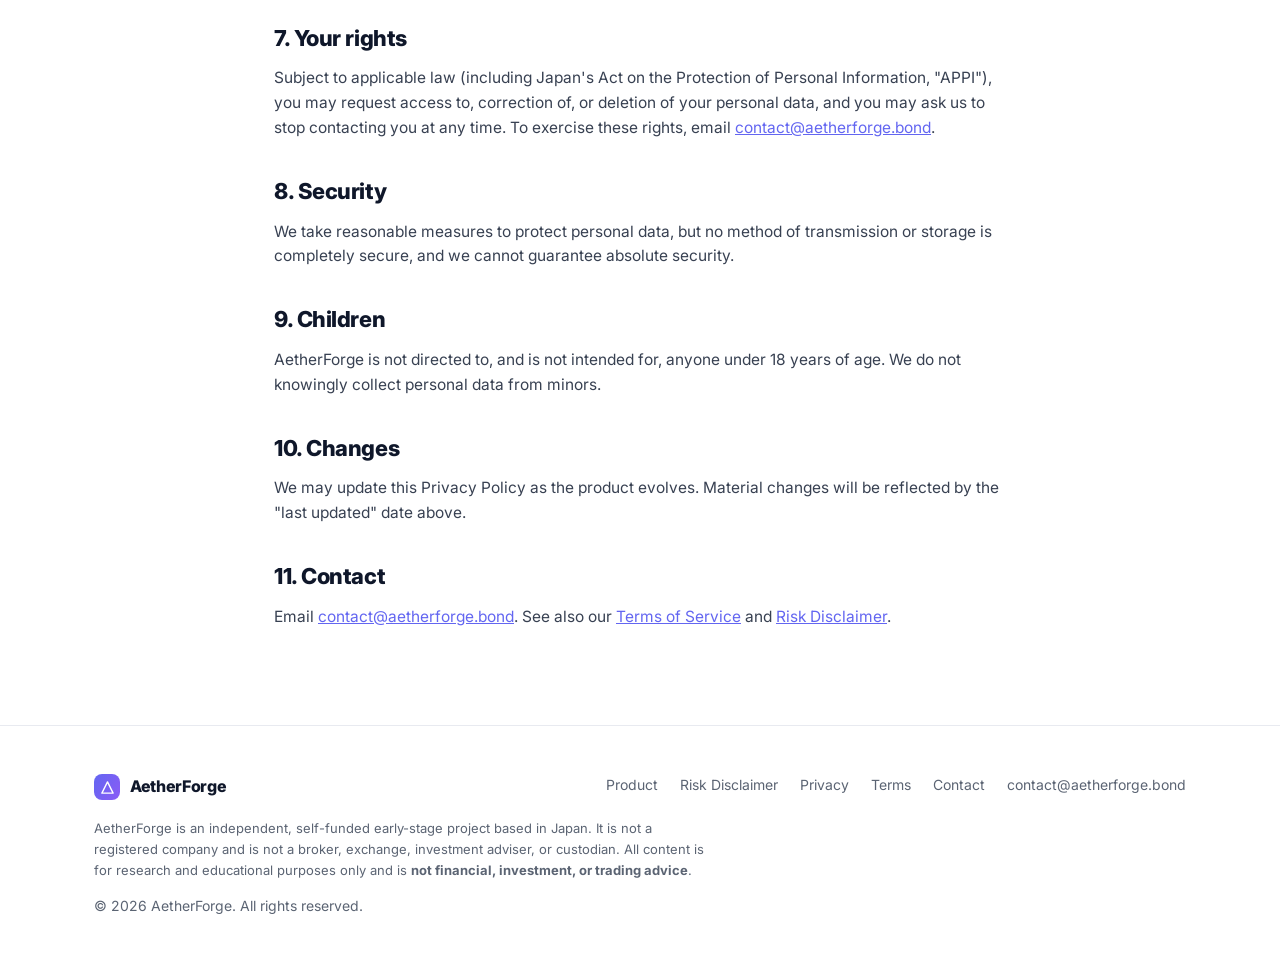
<file: privacy.html>
<!DOCTYPE html>
<html lang="en">
<head>
  <meta charset="UTF-8" />
  <meta name="viewport" content="width=device-width, initial-scale=1.0" />
  <title>Privacy Policy — AetherForge</title>
  <meta name="description" content="How AetherForge handles personal data. We're early-stage and collect only what we need." />
  <meta name="robots" content="all" />
  <link rel="icon" href="data:image/svg+xml,%3Csvg xmlns='http://www.w3.org/2000/svg' viewBox='0 0 32 32'%3E%3Cdefs%3E%3ClinearGradient id='g' x1='0' y1='0' x2='1' y2='1'%3E%3Cstop offset='0' stop-color='%236366f1'/%3E%3Cstop offset='1' stop-color='%238b5cf6'/%3E%3C/linearGradient%3E%3C/defs%3E%3Crect width='32' height='32' rx='8' fill='url(%23g)'/%3E%3Cpath d='M16 6 L25 24 H7 Z' fill='none' stroke='white' stroke-width='2.4' stroke-linejoin='round'/%3E%3C/svg%3E" />
  <link rel="preconnect" href="https://fonts.googleapis.com" />
  <link rel="preconnect" href="https://fonts.gstatic.com" crossorigin />
  <link href="https://fonts.googleapis.com/css2?family=Inter:wght@400;500;600;700;800&display=swap" rel="stylesheet" />
  <link rel="stylesheet" href="style.css" />
</head>
<body>
  <header class="nav">
    <div class="container nav-inner">
      <a class="brand" href="/" aria-label="AetherForge home">
        <span class="mark" aria-hidden="true"><svg viewBox="0 0 24 24" fill="none"><path d="M12 3 L21 21 H3 Z" stroke="white" stroke-width="2.2" stroke-linejoin="round"/></svg></span>
        AetherForge
      </a>
      <nav class="nav-links" id="navLinks">
        <a class="link" href="/#product">Product</a>
        <a class="link" href="/#how">How it works</a>
        <a class="link" href="disclaimer.html">Risk Disclaimer</a>
        <a class="link" href="contact.html">Contact</a>
        <a class="btn btn-primary" href="waitlist.html">Request early access</a>
      </nav>
      <button class="nav-toggle" id="navToggle" aria-label="Toggle menu" aria-expanded="false"><span></span><span></span><span></span></button>
    </div>
  </header>

  <header class="doc-header">
    <div class="container">
      <h1>Privacy Policy</h1>
      <div class="updated">Last updated: 3 June 2026</div>
    </div>
  </header>

  <article class="prose">
    <div class="callout"><b>Plain-language summary:</b> AetherForge is pre-launch. Right now the only personal data we collect is the email address (and any message) you choose to send us to join the waitlist or get in touch. We don't sell your data and we don't run advertising trackers.</div>

    <h2>1. Who we are</h2>
    <p>AetherForge is an independent, self-funded early-stage project based in Japan, operated by an individual founder based in Japan. It is not a registered company. For privacy questions, contact <a href="mailto:contact@aetherforge.bond">contact@aetherforge.bond</a>.</p>

    <h2>2. What we collect</h2>
    <p>At this stage the website is an informational landing page with a waitlist. We collect:</p>
    <ul>
      <li><b>Contact &amp; waitlist details</b> — the email address and any information you voluntarily include when you email us (for example, to join the waitlist).</li>
      <li><b>Basic technical data</b> — standard server/CDN logs generated by our hosting provider when you visit the site (such as IP address, browser type, and pages requested), used for security and to keep the site running.</li>
    </ul>
    <p>We do not currently operate user accounts, process payments, or run advertising or cross-site tracking cookies.</p>

    <h2>3. Why we use it</h2>
    <ul>
      <li>To respond to you and to contact you about early access if you join the waitlist.</li>
      <li>To operate, secure, and improve the website.</li>
      <li>To comply with applicable legal obligations.</li>
    </ul>

    <h2>4. Service providers</h2>
    <p>We use a small number of third-party providers to run the site and email, who process data on our behalf:</p>
    <ul>
      <li><b>GitHub Pages</b> — website hosting and content delivery.</li>
      <li><b>ImprovMX</b> — email forwarding for our <code>@aetherforge.bond</code> address.</li>
      <li>As the product develops, we expect to use cloud infrastructure providers such as <b>Amazon Web Services (AWS)</b> for data processing, backtesting, and application hosting. This policy will be updated before any user data is processed on such infrastructure.</li>
    </ul>

    <h2>5. International transfers</h2>
    <p>Our providers may store and process data on servers located outside Japan. Where that happens, we rely on the safeguards offered by those providers.</p>

    <h2>6. Retention</h2>
    <p>We keep waitlist and contact information only for as long as needed for the purposes above, and delete it on request or when it is no longer needed.</p>

    <h2>7. Your rights</h2>
    <p>Subject to applicable law (including Japan's Act on the Protection of Personal Information, "APPI"), you may request access to, correction of, or deletion of your personal data, and you may ask us to stop contacting you at any time. To exercise these rights, email <a href="mailto:contact@aetherforge.bond">contact@aetherforge.bond</a>.</p>

    <h2>8. Security</h2>
    <p>We take reasonable measures to protect personal data, but no method of transmission or storage is completely secure, and we cannot guarantee absolute security.</p>

    <h2>9. Children</h2>
    <p>AetherForge is not directed to, and is not intended for, anyone under 18 years of age. We do not knowingly collect personal data from minors.</p>

    <h2>10. Changes</h2>
    <p>We may update this Privacy Policy as the product evolves. Material changes will be reflected by the "last updated" date above.</p>

    <h2>11. Contact</h2>
    <p>Email <a href="mailto:contact@aetherforge.bond">contact@aetherforge.bond</a>. See also our <a href="terms.html">Terms of Service</a> and <a href="disclaimer.html">Risk Disclaimer</a>.</p>
  </article>

  <footer class="site">
    <div class="container">
      <div class="foot">
        <div class="brand" style="font-size:16px">
          <span class="mark" aria-hidden="true" style="width:26px;height:26px;border-radius:8px"><svg viewBox="0 0 24 24" fill="none" style="width:15px;height:15px"><path d="M12 3 L21 21 H3 Z" stroke="white" stroke-width="2.2" stroke-linejoin="round"/></svg></span>
          AetherForge
        </div>
        <div class="foot-links">
          <a href="/#product">Product</a>
          <a href="disclaimer.html">Risk Disclaimer</a>
          <a href="privacy.html">Privacy</a>
          <a href="terms.html">Terms</a>
          <a href="contact.html">Contact</a>
          <a href="mailto:contact@aetherforge.bond">contact@aetherforge.bond</a>
        </div>
      </div>
      <p class="foot-note">AetherForge is an independent, self-funded early-stage project based in Japan. It is not a registered company and is not a broker, exchange, investment adviser, or custodian. All content is for research and educational purposes only and is <b>not financial, investment, or trading advice</b>.</p>
      <p class="muted" style="margin-top:14px">© <span id="year">2026</span> AetherForge. All rights reserved.</p>
    </div>
  </footer>
  <script>(function(){var t=document.getElementById('navToggle'),l=document.getElementById('navLinks');t.addEventListener('click',function(){var o=l.classList.toggle('open');t.setAttribute('aria-expanded',o?'true':'false')});l.addEventListener('click',function(e){if(e.target.tagName==='A')l.classList.remove('open')});document.getElementById('year').textContent=new Date().getFullYear();})();</script>
</body>
</html>
</file>
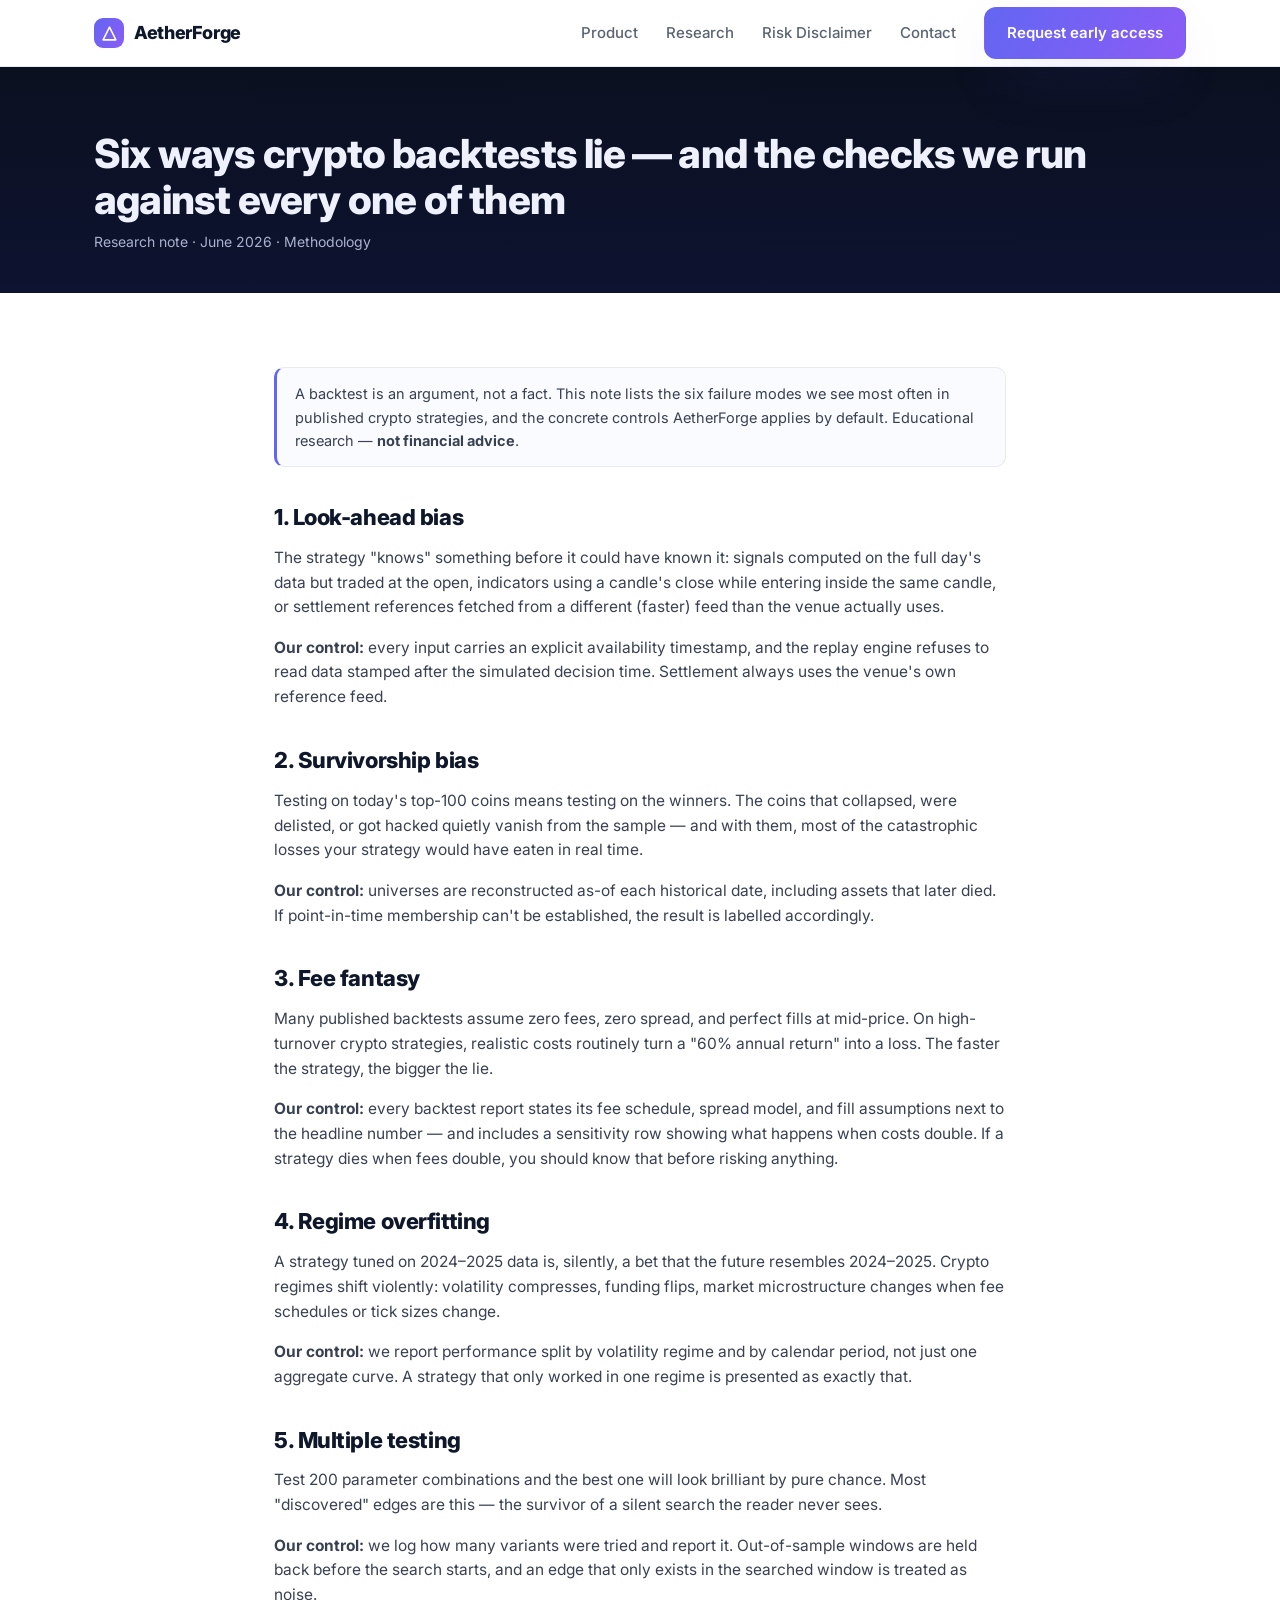
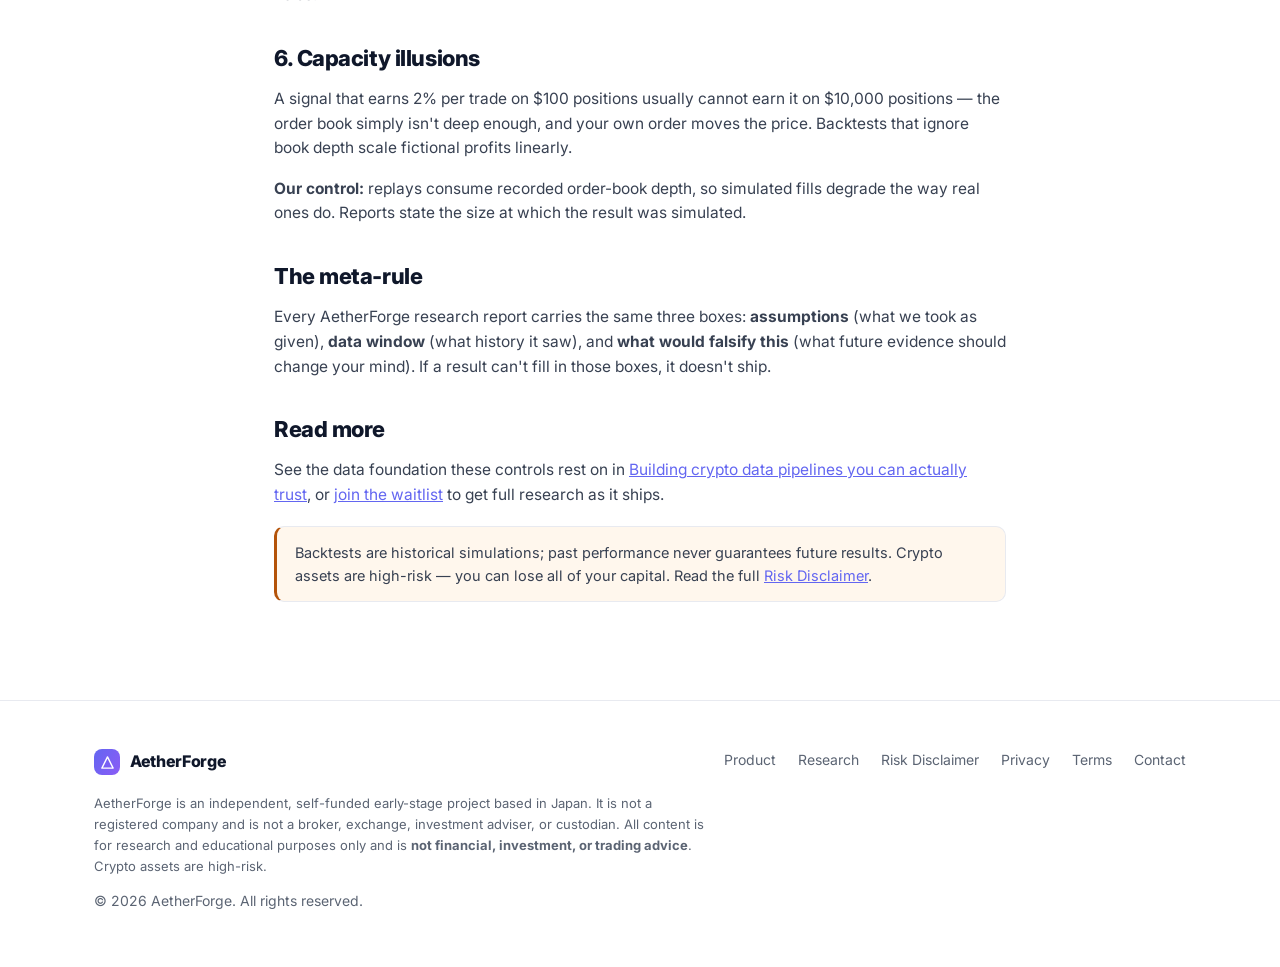
<file: research-backtest-failure-modes.html>
<!DOCTYPE html>
<html lang="en">
<head>
  <meta charset="UTF-8" />
  <meta name="viewport" content="width=device-width, initial-scale=1.0" />
  <title>Six ways crypto backtests lie — AetherForge Research</title>
  <meta name="description" content="Look-ahead bias, survivorship, fee fantasy, regime overfitting, multiple testing, and capacity illusions — six failure modes that make most crypto backtests untrustworthy, and the controls AetherForge applies by default." />
  <meta name="robots" content="all" />
  <link rel="icon" href="data:image/svg+xml,%3Csvg xmlns='http://www.w3.org/2000/svg' viewBox='0 0 32 32'%3E%3Cdefs%3E%3ClinearGradient id='g' x1='0' y1='0' x2='1' y2='1'%3E%3Cstop offset='0' stop-color='%236366f1'/%3E%3Cstop offset='1' stop-color='%238b5cf6'/%3E%3C/linearGradient%3E%3C/defs%3E%3Crect width='32' height='32' rx='8' fill='url(%23g)'/%3E%3Cpath d='M16 6 L25 24 H7 Z' fill='none' stroke='white' stroke-width='2.4' stroke-linejoin='round'/%3E%3C/svg%3E" />
  <link rel="preconnect" href="https://fonts.googleapis.com" />
  <link rel="preconnect" href="https://fonts.gstatic.com" crossorigin />
  <link href="https://fonts.googleapis.com/css2?family=Inter:wght@400;500;600;700;800&display=swap" rel="stylesheet" />
  <link rel="stylesheet" href="style.css" />
</head>
<body>
  <header class="nav">
    <div class="container nav-inner">
      <a class="brand" href="/" aria-label="AetherForge home">
        <span class="mark" aria-hidden="true"><svg viewBox="0 0 24 24" fill="none"><path d="M12 3 L21 21 H3 Z" stroke="white" stroke-width="2.2" stroke-linejoin="round"/></svg></span>
        AetherForge
      </a>
      <nav class="nav-links" id="navLinks">
        <a class="link" href="/#product">Product</a>
        <a class="link" href="research.html">Research</a>
        <a class="link" href="disclaimer.html">Risk Disclaimer</a>
        <a class="link" href="contact.html">Contact</a>
        <a class="btn btn-primary" href="waitlist.html">Request early access</a>
      </nav>
      <button class="nav-toggle" id="navToggle" aria-label="Toggle menu" aria-expanded="false"><span></span><span></span><span></span></button>
    </div>
  </header>

  <header class="doc-header">
    <div class="container">
      <h1>Six ways crypto backtests lie — and the checks we run against every one of them</h1>
      <div class="updated">Research note · June 2026 · Methodology</div>
    </div>
  </header>

  <article class="prose">
    <div class="callout">A backtest is an argument, not a fact. This note lists the six failure modes we see most often in published crypto strategies, and the concrete controls AetherForge applies by default. Educational research — <b>not financial advice</b>.</div>

    <h2>1. Look-ahead bias</h2>
    <p>The strategy "knows" something before it could have known it: signals computed on the full day's data but traded at the open, indicators using a candle's close while entering inside the same candle, or settlement references fetched from a different (faster) feed than the venue actually uses.</p>
    <p><b>Our control:</b> every input carries an explicit availability timestamp, and the replay engine refuses to read data stamped after the simulated decision time. Settlement always uses the venue's own reference feed.</p>

    <h2>2. Survivorship bias</h2>
    <p>Testing on today's top-100 coins means testing on the winners. The coins that collapsed, were delisted, or got hacked quietly vanish from the sample — and with them, most of the catastrophic losses your strategy would have eaten in real time.</p>
    <p><b>Our control:</b> universes are reconstructed as-of each historical date, including assets that later died. If point-in-time membership can't be established, the result is labelled accordingly.</p>

    <h2>3. Fee fantasy</h2>
    <p>Many published backtests assume zero fees, zero spread, and perfect fills at mid-price. On high-turnover crypto strategies, realistic costs routinely turn a "60% annual return" into a loss. The faster the strategy, the bigger the lie.</p>
    <p><b>Our control:</b> every backtest report states its fee schedule, spread model, and fill assumptions next to the headline number — and includes a sensitivity row showing what happens when costs double. If a strategy dies when fees double, you should know that before risking anything.</p>

    <h2>4. Regime overfitting</h2>
    <p>A strategy tuned on 2024–2025 data is, silently, a bet that the future resembles 2024–2025. Crypto regimes shift violently: volatility compresses, funding flips, market microstructure changes when fee schedules or tick sizes change.</p>
    <p><b>Our control:</b> we report performance split by volatility regime and by calendar period, not just one aggregate curve. A strategy that only worked in one regime is presented as exactly that.</p>

    <h2>5. Multiple testing</h2>
    <p>Test 200 parameter combinations and the best one will look brilliant by pure chance. Most "discovered" edges are this — the survivor of a silent search the reader never sees.</p>
    <p><b>Our control:</b> we log how many variants were tried and report it. Out-of-sample windows are held back before the search starts, and an edge that only exists in the searched window is treated as noise.</p>

    <h2>6. Capacity illusions</h2>
    <p>A signal that earns 2% per trade on $100 positions usually cannot earn it on $10,000 positions — the order book simply isn't deep enough, and your own order moves the price. Backtests that ignore book depth scale fictional profits linearly.</p>
    <p><b>Our control:</b> replays consume recorded order-book depth, so simulated fills degrade the way real ones do. Reports state the size at which the result was simulated.</p>

    <h2>The meta-rule</h2>
    <p>Every AetherForge research report carries the same three boxes: <b>assumptions</b> (what we took as given), <b>data window</b> (what history it saw), and <b>what would falsify this</b> (what future evidence should change your mind). If a result can't fill in those boxes, it doesn't ship.</p>

    <h2>Read more</h2>
    <p>See the data foundation these controls rest on in <a href="research-data-pipelines.html">Building crypto data pipelines you can actually trust</a>, or <a href="waitlist.html">join the waitlist</a> to get full research as it ships.</p>

    <div class="callout" style="border-left-color:#b45309;background:#fff7ed">Backtests are historical simulations; past performance never guarantees future results. Crypto assets are high-risk — you can lose all of your capital. Read the full <a href="disclaimer.html">Risk Disclaimer</a>.</div>
  </article>

  <footer class="site">
    <div class="container">
      <div class="foot">
        <div class="brand" style="font-size:16px">
          <span class="mark" aria-hidden="true" style="width:26px;height:26px;border-radius:8px"><svg viewBox="0 0 24 24" fill="none" style="width:15px;height:15px"><path d="M12 3 L21 21 H3 Z" stroke="white" stroke-width="2.2" stroke-linejoin="round"/></svg></span>
          AetherForge
        </div>
        <div class="foot-links">
          <a href="/#product">Product</a>
          <a href="research.html">Research</a>
          <a href="disclaimer.html">Risk Disclaimer</a>
          <a href="privacy.html">Privacy</a>
          <a href="terms.html">Terms</a>
          <a href="contact.html">Contact</a>
        </div>
      </div>
      <p class="foot-note">AetherForge is an independent, self-funded early-stage project based in Japan. It is not a registered company and is not a broker, exchange, investment adviser, or custodian. All content is for research and educational purposes only and is <b>not financial, investment, or trading advice</b>. Crypto assets are high-risk.</p>
      <p class="muted" style="margin-top:14px">© <span id="year">2026</span> AetherForge. All rights reserved.</p>
    </div>
  </footer>
  <script>(function(){var t=document.getElementById('navToggle'),l=document.getElementById('navLinks');t.addEventListener('click',function(){var o=l.classList.toggle('open');t.setAttribute('aria-expanded',o?'true':'false')});l.addEventListener('click',function(e){if(e.target.tagName==='A')l.classList.remove('open')});document.getElementById('year').textContent=new Date().getFullYear();})();</script>
</body>
</html>
</file>
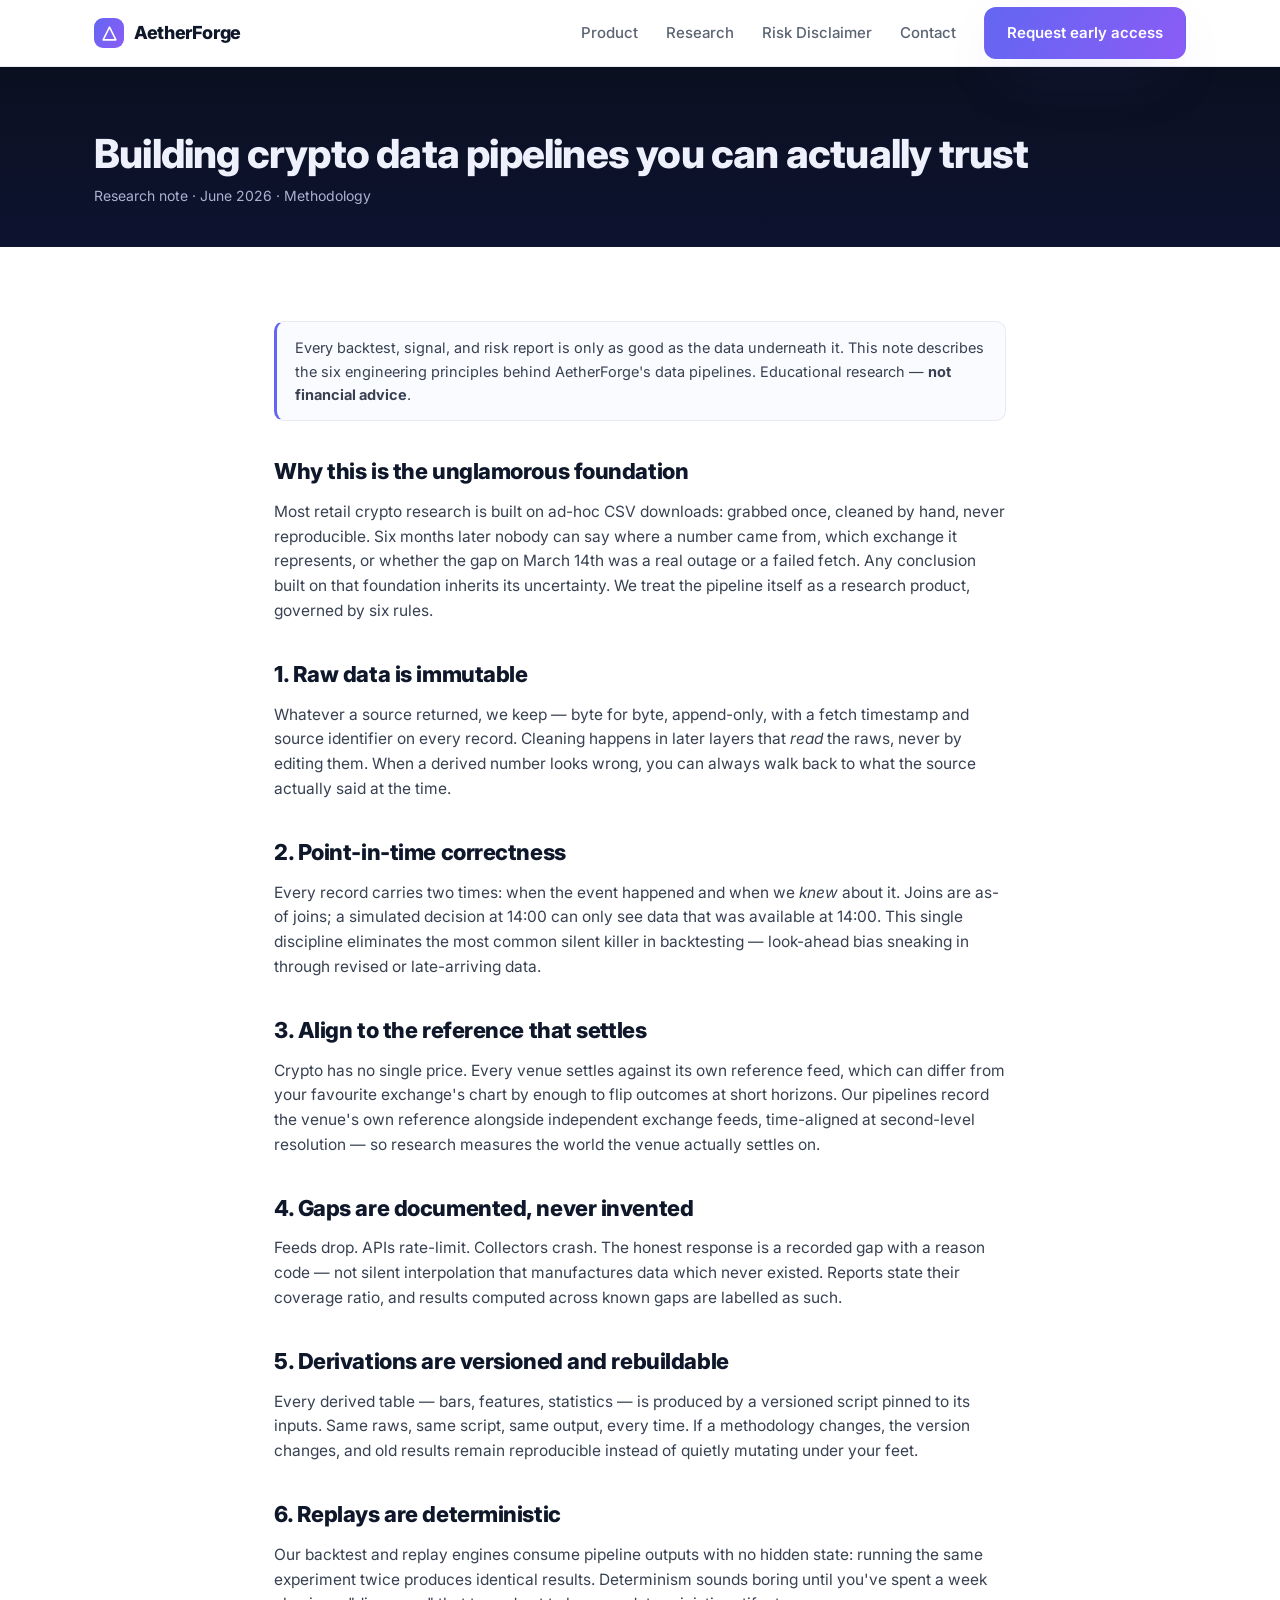
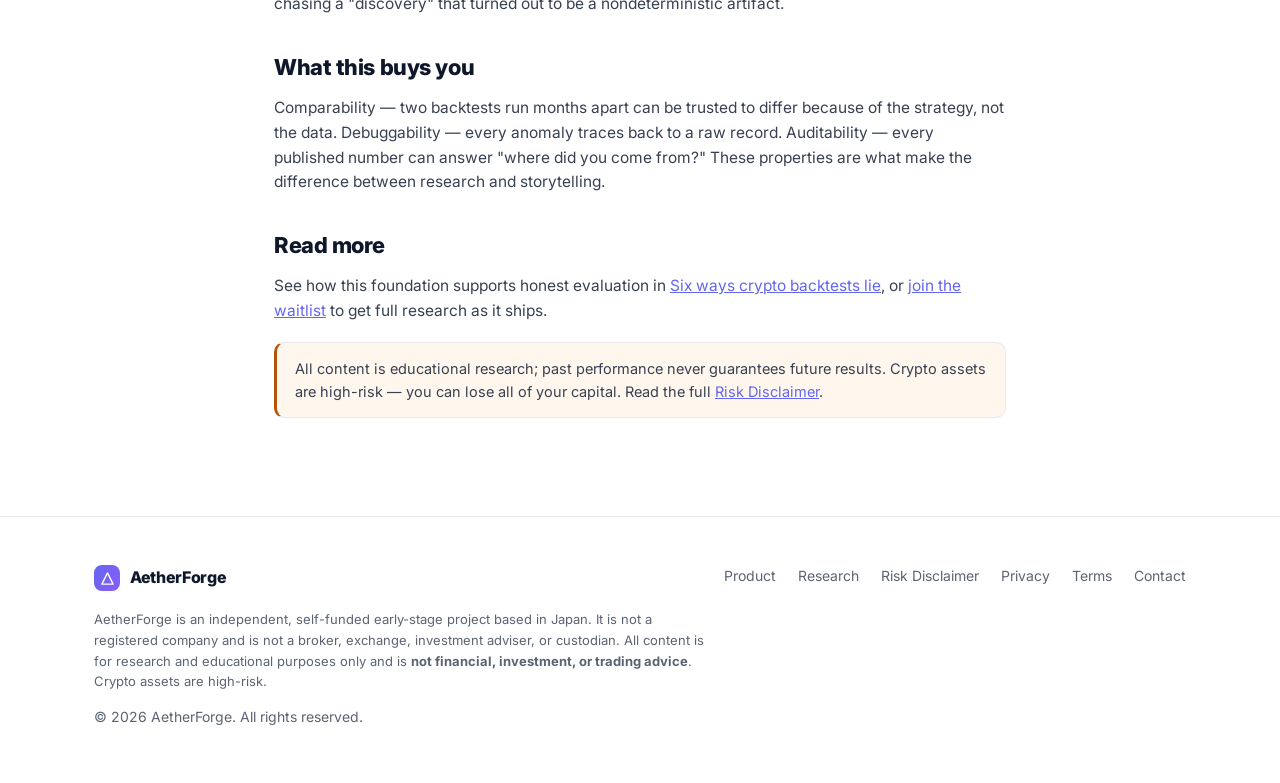
<file: research-data-pipelines.html>
<!DOCTYPE html>
<html lang="en">
<head>
  <meta charset="UTF-8" />
  <meta name="viewport" content="width=device-width, initial-scale=1.0" />
  <title>Building crypto data pipelines you can actually trust — AetherForge Research</title>
  <meta name="description" content="Six engineering principles behind AetherForge's reproducible market-data pipelines: immutable raws, point-in-time correctness, venue-aligned references, documented gap handling, versioned derivations, and deterministic replays." />
  <meta name="robots" content="all" />
  <link rel="icon" href="data:image/svg+xml,%3Csvg xmlns='http://www.w3.org/2000/svg' viewBox='0 0 32 32'%3E%3Cdefs%3E%3ClinearGradient id='g' x1='0' y1='0' x2='1' y2='1'%3E%3Cstop offset='0' stop-color='%236366f1'/%3E%3Cstop offset='1' stop-color='%238b5cf6'/%3E%3C/linearGradient%3E%3C/defs%3E%3Crect width='32' height='32' rx='8' fill='url(%23g)'/%3E%3Cpath d='M16 6 L25 24 H7 Z' fill='none' stroke='white' stroke-width='2.4' stroke-linejoin='round'/%3E%3C/svg%3E" />
  <link rel="preconnect" href="https://fonts.googleapis.com" />
  <link rel="preconnect" href="https://fonts.gstatic.com" crossorigin />
  <link href="https://fonts.googleapis.com/css2?family=Inter:wght@400;500;600;700;800&display=swap" rel="stylesheet" />
  <link rel="stylesheet" href="style.css" />
</head>
<body>
  <header class="nav">
    <div class="container nav-inner">
      <a class="brand" href="/" aria-label="AetherForge home">
        <span class="mark" aria-hidden="true"><svg viewBox="0 0 24 24" fill="none"><path d="M12 3 L21 21 H3 Z" stroke="white" stroke-width="2.2" stroke-linejoin="round"/></svg></span>
        AetherForge
      </a>
      <nav class="nav-links" id="navLinks">
        <a class="link" href="/#product">Product</a>
        <a class="link" href="research.html">Research</a>
        <a class="link" href="disclaimer.html">Risk Disclaimer</a>
        <a class="link" href="contact.html">Contact</a>
        <a class="btn btn-primary" href="waitlist.html">Request early access</a>
      </nav>
      <button class="nav-toggle" id="navToggle" aria-label="Toggle menu" aria-expanded="false"><span></span><span></span><span></span></button>
    </div>
  </header>

  <header class="doc-header">
    <div class="container">
      <h1>Building crypto data pipelines you can actually trust</h1>
      <div class="updated">Research note · June 2026 · Methodology</div>
    </div>
  </header>

  <article class="prose">
    <div class="callout">Every backtest, signal, and risk report is only as good as the data underneath it. This note describes the six engineering principles behind AetherForge's data pipelines. Educational research — <b>not financial advice</b>.</div>

    <h2>Why this is the unglamorous foundation</h2>
    <p>Most retail crypto research is built on ad-hoc CSV downloads: grabbed once, cleaned by hand, never reproducible. Six months later nobody can say where a number came from, which exchange it represents, or whether the gap on March 14th was a real outage or a failed fetch. Any conclusion built on that foundation inherits its uncertainty. We treat the pipeline itself as a research product, governed by six rules.</p>

    <h2>1. Raw data is immutable</h2>
    <p>Whatever a source returned, we keep — byte for byte, append-only, with a fetch timestamp and source identifier on every record. Cleaning happens in later layers that <i>read</i> the raws, never by editing them. When a derived number looks wrong, you can always walk back to what the source actually said at the time.</p>

    <h2>2. Point-in-time correctness</h2>
    <p>Every record carries two times: when the event happened and when we <i>knew</i> about it. Joins are as-of joins; a simulated decision at 14:00 can only see data that was available at 14:00. This single discipline eliminates the most common silent killer in backtesting — look-ahead bias sneaking in through revised or late-arriving data.</p>

    <h2>3. Align to the reference that settles</h2>
    <p>Crypto has no single price. Every venue settles against its own reference feed, which can differ from your favourite exchange's chart by enough to flip outcomes at short horizons. Our pipelines record the venue's own reference alongside independent exchange feeds, time-aligned at second-level resolution — so research measures the world the venue actually settles on.</p>

    <h2>4. Gaps are documented, never invented</h2>
    <p>Feeds drop. APIs rate-limit. Collectors crash. The honest response is a recorded gap with a reason code — not silent interpolation that manufactures data which never existed. Reports state their coverage ratio, and results computed across known gaps are labelled as such.</p>

    <h2>5. Derivations are versioned and rebuildable</h2>
    <p>Every derived table — bars, features, statistics — is produced by a versioned script pinned to its inputs. Same raws, same script, same output, every time. If a methodology changes, the version changes, and old results remain reproducible instead of quietly mutating under your feet.</p>

    <h2>6. Replays are deterministic</h2>
    <p>Our backtest and replay engines consume pipeline outputs with no hidden state: running the same experiment twice produces identical results. Determinism sounds boring until you've spent a week chasing a "discovery" that turned out to be a nondeterministic artifact.</p>

    <h2>What this buys you</h2>
    <p>Comparability — two backtests run months apart can be trusted to differ because of the strategy, not the data. Debuggability — every anomaly traces back to a raw record. Auditability — every published number can answer "where did you come from?" These properties are what make the difference between research and storytelling.</p>

    <h2>Read more</h2>
    <p>See how this foundation supports honest evaluation in <a href="research-backtest-failure-modes.html">Six ways crypto backtests lie</a>, or <a href="waitlist.html">join the waitlist</a> to get full research as it ships.</p>

    <div class="callout" style="border-left-color:#b45309;background:#fff7ed">All content is educational research; past performance never guarantees future results. Crypto assets are high-risk — you can lose all of your capital. Read the full <a href="disclaimer.html">Risk Disclaimer</a>.</div>
  </article>

  <footer class="site">
    <div class="container">
      <div class="foot">
        <div class="brand" style="font-size:16px">
          <span class="mark" aria-hidden="true" style="width:26px;height:26px;border-radius:8px"><svg viewBox="0 0 24 24" fill="none" style="width:15px;height:15px"><path d="M12 3 L21 21 H3 Z" stroke="white" stroke-width="2.2" stroke-linejoin="round"/></svg></span>
          AetherForge
        </div>
        <div class="foot-links">
          <a href="/#product">Product</a>
          <a href="research.html">Research</a>
          <a href="disclaimer.html">Risk Disclaimer</a>
          <a href="privacy.html">Privacy</a>
          <a href="terms.html">Terms</a>
          <a href="contact.html">Contact</a>
        </div>
      </div>
      <p class="foot-note">AetherForge is an independent, self-funded early-stage project based in Japan. It is not a registered company and is not a broker, exchange, investment adviser, or custodian. All content is for research and educational purposes only and is <b>not financial, investment, or trading advice</b>. Crypto assets are high-risk.</p>
      <p class="muted" style="margin-top:14px">© <span id="year">2026</span> AetherForge. All rights reserved.</p>
    </div>
  </footer>
  <script>(function(){var t=document.getElementById('navToggle'),l=document.getElementById('navLinks');t.addEventListener('click',function(){var o=l.classList.toggle('open');t.setAttribute('aria-expanded',o?'true':'false')});l.addEventListener('click',function(e){if(e.target.tagName==='A')l.classList.remove('open')});document.getElementById('year').textContent=new Date().getFullYear();})();</script>
</body>
</html>
</file>
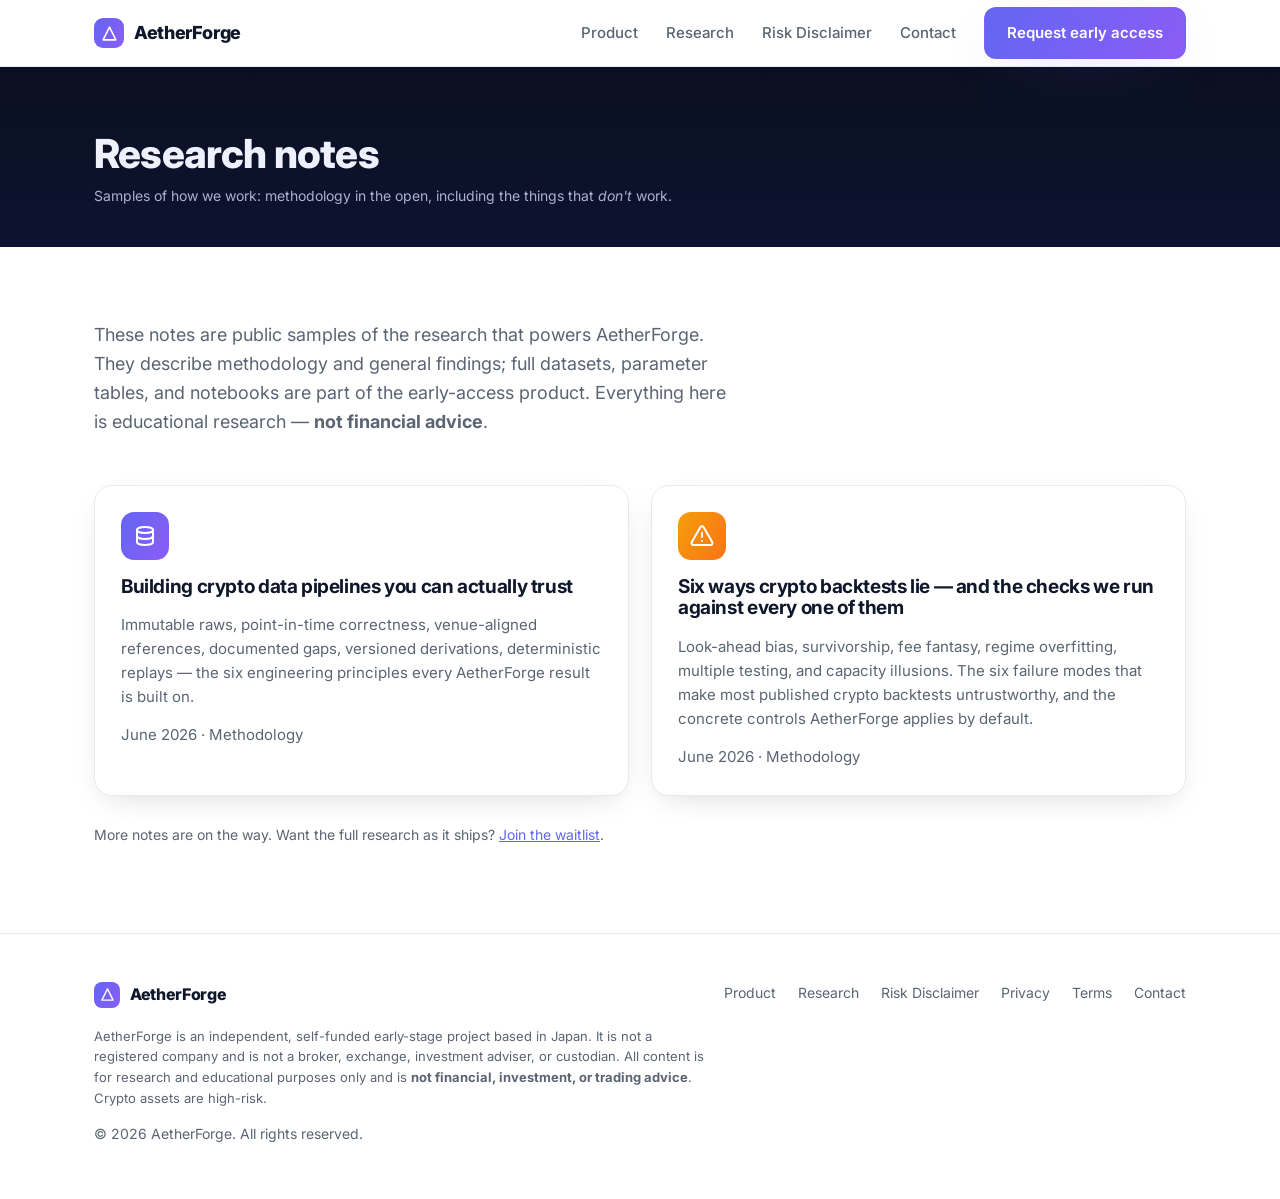
<file: research.html>
<!DOCTYPE html>
<html lang="en">
<head>
  <meta charset="UTF-8" />
  <meta name="viewport" content="width=device-width, initial-scale=1.0" />
  <title>Research notes — AetherForge</title>
  <meta name="description" content="Sample research notes from AetherForge: how we model crypto markets, run backtests, and document what doesn't work. Methodology in the open — not financial advice." />
  <meta name="robots" content="all" />
  <link rel="icon" href="data:image/svg+xml,%3Csvg xmlns='http://www.w3.org/2000/svg' viewBox='0 0 32 32'%3E%3Cdefs%3E%3ClinearGradient id='g' x1='0' y1='0' x2='1' y2='1'%3E%3Cstop offset='0' stop-color='%236366f1'/%3E%3Cstop offset='1' stop-color='%238b5cf6'/%3E%3C/linearGradient%3E%3C/defs%3E%3Crect width='32' height='32' rx='8' fill='url(%23g)'/%3E%3Cpath d='M16 6 L25 24 H7 Z' fill='none' stroke='white' stroke-width='2.4' stroke-linejoin='round'/%3E%3C/svg%3E" />
  <link rel="preconnect" href="https://fonts.googleapis.com" />
  <link rel="preconnect" href="https://fonts.gstatic.com" crossorigin />
  <link href="https://fonts.googleapis.com/css2?family=Inter:wght@400;500;600;700;800&display=swap" rel="stylesheet" />
  <link rel="stylesheet" href="style.css" />
</head>
<body>
  <header class="nav">
    <div class="container nav-inner">
      <a class="brand" href="/" aria-label="AetherForge home">
        <span class="mark" aria-hidden="true"><svg viewBox="0 0 24 24" fill="none"><path d="M12 3 L21 21 H3 Z" stroke="white" stroke-width="2.2" stroke-linejoin="round"/></svg></span>
        AetherForge
      </a>
      <nav class="nav-links" id="navLinks">
        <a class="link" href="/#product">Product</a>
        <a class="link" href="research.html">Research</a>
        <a class="link" href="disclaimer.html">Risk Disclaimer</a>
        <a class="link" href="contact.html">Contact</a>
        <a class="btn btn-primary" href="waitlist.html">Request early access</a>
      </nav>
      <button class="nav-toggle" id="navToggle" aria-label="Toggle menu" aria-expanded="false"><span></span><span></span><span></span></button>
    </div>
  </header>

  <header class="doc-header">
    <div class="container">
      <h1>Research notes</h1>
      <div class="updated">Samples of how we work: methodology in the open, including the things that <i>don't</i> work.</div>
    </div>
  </header>

  <main>
    <section style="padding:56px 0 72px">
      <div class="container">
        <div class="section-head">
          <p class="lead">These notes are public samples of the research that powers AetherForge. They describe methodology and general findings; full datasets, parameter tables, and notebooks are part of the early-access product. Everything here is educational research — <b>not financial advice</b>.</p>
        </div>
        <div class="grid" style="grid-template-columns:repeat(2,1fr)">
          <article class="card">
            <div class="ic" aria-hidden="true"><svg width="24" height="24" viewBox="0 0 24 24" fill="none" stroke="currentColor" stroke-width="2" stroke-linecap="round" stroke-linejoin="round"><ellipse cx="12" cy="6" rx="8" ry="3"/><path d="M4 6v12c0 1.7 3.6 3 8 3s8-1.3 8-3V6"/><path d="M4 12c0 1.7 3.6 3 8 3s8-1.3 8-3"/></svg></div>
            <h3><a href="research-data-pipelines.html" style="text-decoration:none">Building crypto data pipelines you can actually trust</a></h3>
            <p style="margin-bottom:14px">Immutable raws, point-in-time correctness, venue-aligned references, documented gaps, versioned derivations, deterministic replays — the six engineering principles every AetherForge result is built on.</p>
            <p class="muted" style="margin:0">June 2026 · Methodology</p>
          </article>
          <article class="card">
            <div class="ic c" aria-hidden="true"><svg width="24" height="24" viewBox="0 0 24 24" fill="none" stroke="currentColor" stroke-width="2" stroke-linecap="round" stroke-linejoin="round"><path d="M10.3 3.3 1.8 18a2 2 0 0 0 1.7 3h17a2 2 0 0 0 1.7-3L13.7 3.3a2 2 0 0 0-3.4 0Z"/><path d="M12 9v4M12 17h.01"/></svg></div>
            <h3><a href="research-backtest-failure-modes.html" style="text-decoration:none">Six ways crypto backtests lie — and the checks we run against every one of them</a></h3>
            <p style="margin-bottom:14px">Look-ahead bias, survivorship, fee fantasy, regime overfitting, multiple testing, and capacity illusions. The six failure modes that make most published crypto backtests untrustworthy, and the concrete controls AetherForge applies by default.</p>
            <p class="muted" style="margin:0">June 2026 · Methodology</p>
          </article>
        </div>
        <p class="muted" style="margin-top:28px">More notes are on the way. Want the full research as it ships? <a href="waitlist.html" style="color:var(--brand);text-decoration:underline">Join the waitlist</a>.</p>
      </div>
    </section>
  </main>

  <footer class="site">
    <div class="container">
      <div class="foot">
        <div class="brand" style="font-size:16px">
          <span class="mark" aria-hidden="true" style="width:26px;height:26px;border-radius:8px"><svg viewBox="0 0 24 24" fill="none" style="width:15px;height:15px"><path d="M12 3 L21 21 H3 Z" stroke="white" stroke-width="2.2" stroke-linejoin="round"/></svg></span>
          AetherForge
        </div>
        <div class="foot-links">
          <a href="/#product">Product</a>
          <a href="research.html">Research</a>
          <a href="disclaimer.html">Risk Disclaimer</a>
          <a href="privacy.html">Privacy</a>
          <a href="terms.html">Terms</a>
          <a href="contact.html">Contact</a>
        </div>
      </div>
      <p class="foot-note">AetherForge is an independent, self-funded early-stage project based in Japan. It is not a registered company and is not a broker, exchange, investment adviser, or custodian. All content is for research and educational purposes only and is <b>not financial, investment, or trading advice</b>. Crypto assets are high-risk.</p>
      <p class="muted" style="margin-top:14px">© <span id="year">2026</span> AetherForge. All rights reserved.</p>
    </div>
  </footer>
  <script>(function(){var t=document.getElementById('navToggle'),l=document.getElementById('navLinks');t.addEventListener('click',function(){var o=l.classList.toggle('open');t.setAttribute('aria-expanded',o?'true':'false')});l.addEventListener('click',function(e){if(e.target.tagName==='A')l.classList.remove('open')});document.getElementById('year').textContent=new Date().getFullYear();})();</script>
</body>
</html>
</file>
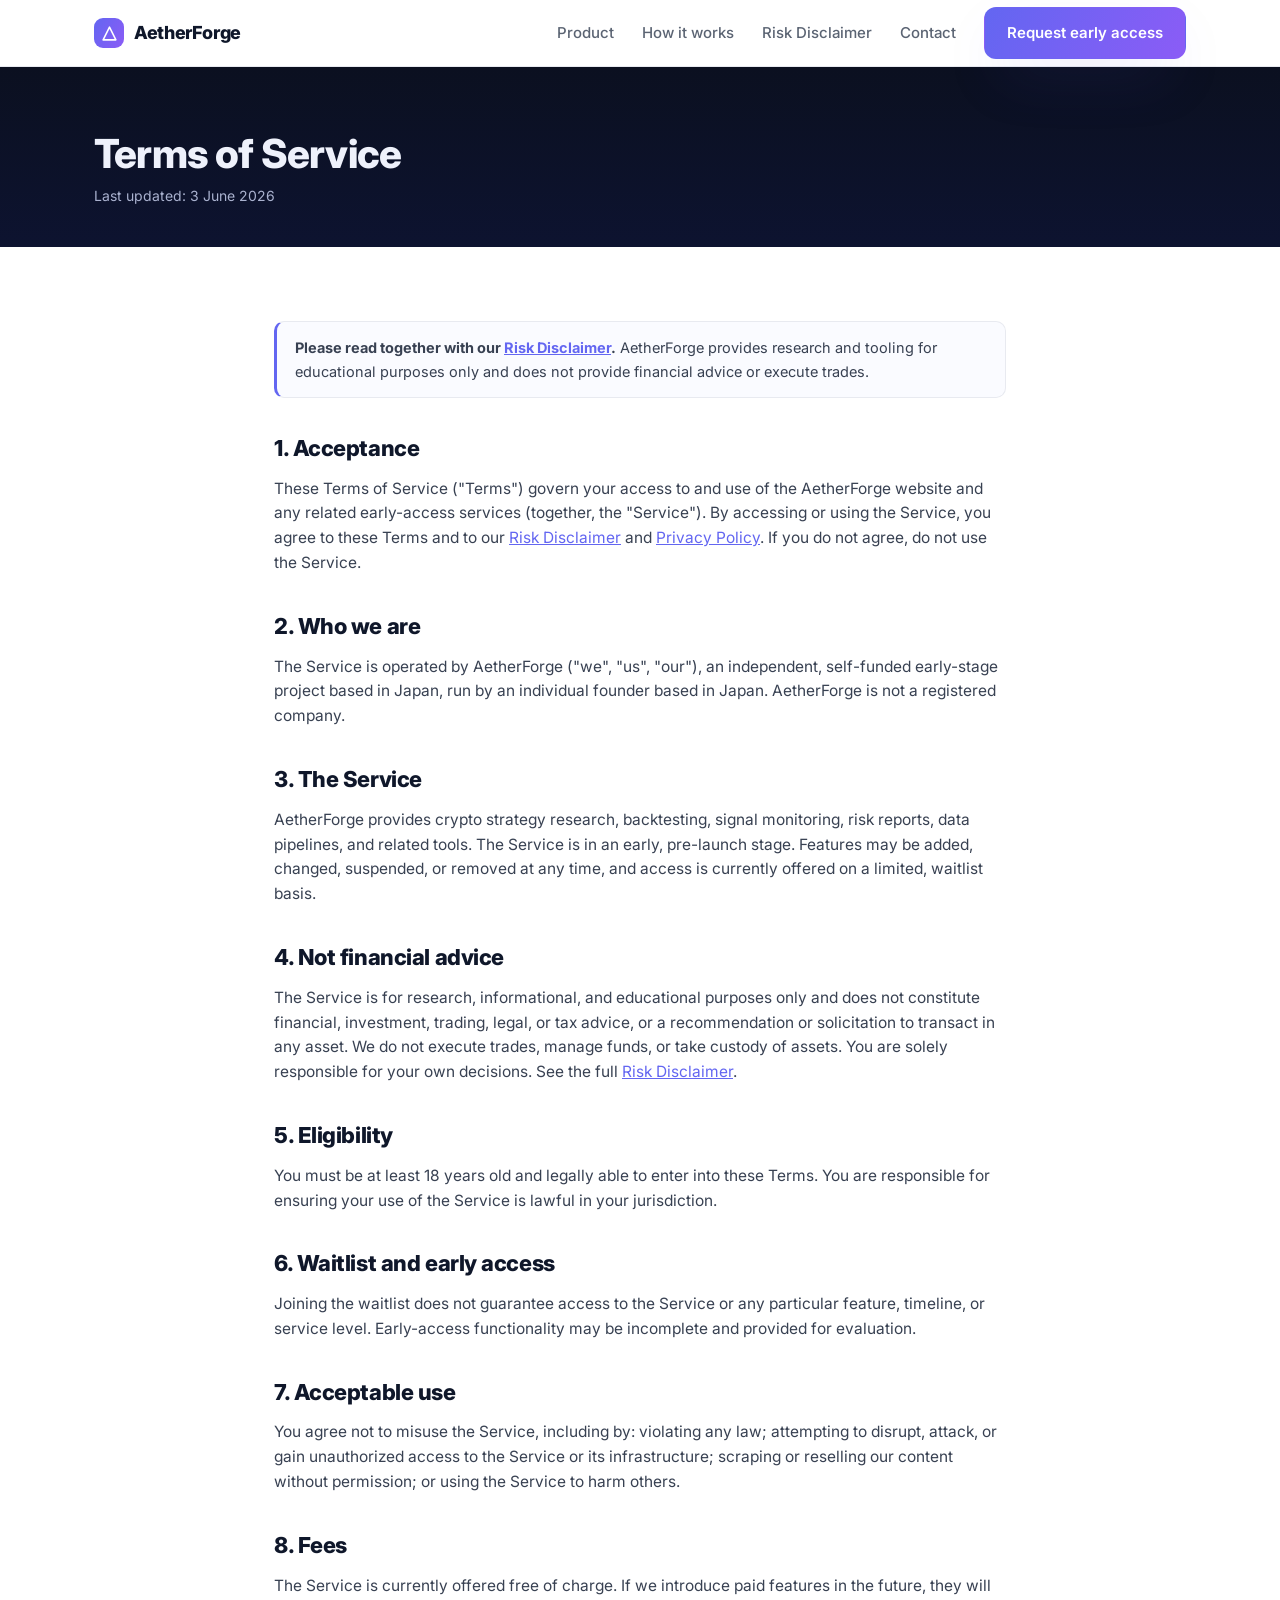
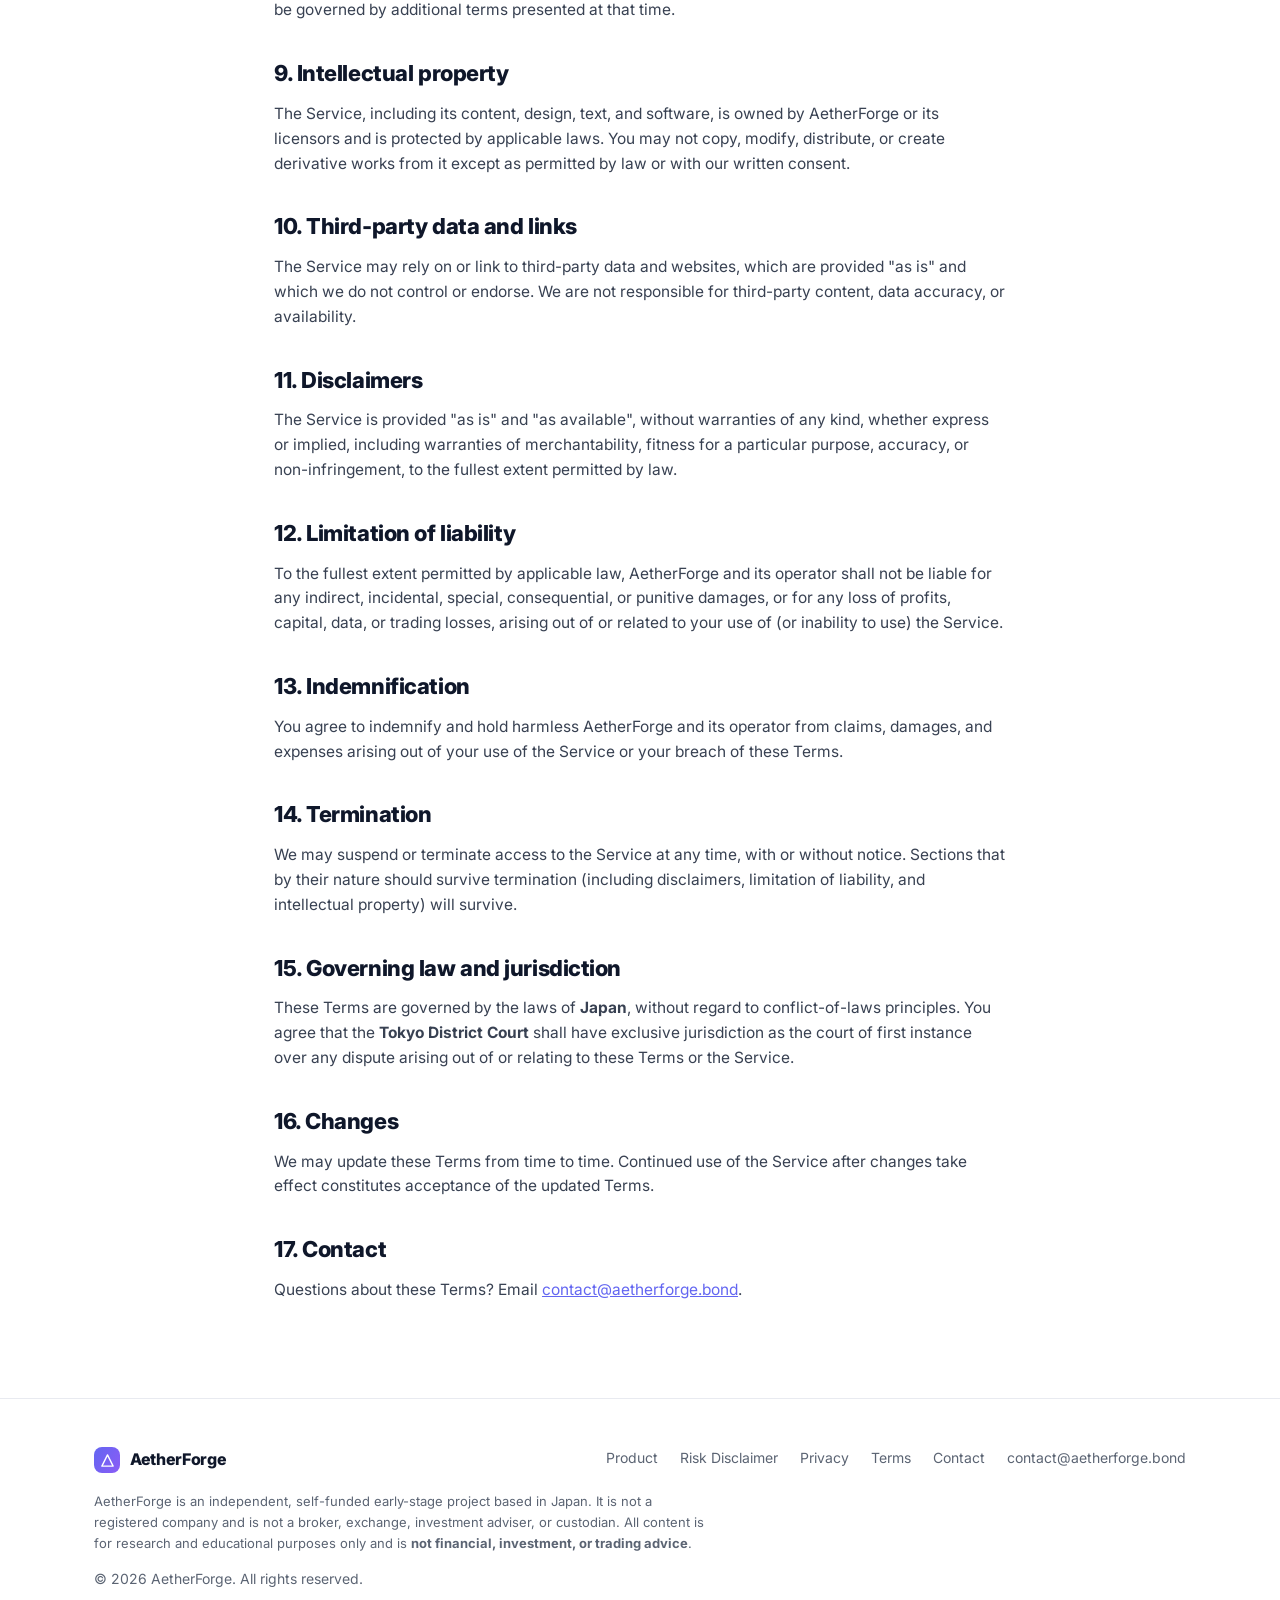
<file: terms.html>
<!DOCTYPE html>
<html lang="en">
<head>
  <meta charset="UTF-8" />
  <meta name="viewport" content="width=device-width, initial-scale=1.0" />
  <title>Terms of Service — AetherForge</title>
  <meta name="description" content="The terms that govern your use of AetherForge's website and early-access program." />
  <meta name="robots" content="all" />
  <link rel="icon" href="data:image/svg+xml,%3Csvg xmlns='http://www.w3.org/2000/svg' viewBox='0 0 32 32'%3E%3Cdefs%3E%3ClinearGradient id='g' x1='0' y1='0' x2='1' y2='1'%3E%3Cstop offset='0' stop-color='%236366f1'/%3E%3Cstop offset='1' stop-color='%238b5cf6'/%3E%3C/linearGradient%3E%3C/defs%3E%3Crect width='32' height='32' rx='8' fill='url(%23g)'/%3E%3Cpath d='M16 6 L25 24 H7 Z' fill='none' stroke='white' stroke-width='2.4' stroke-linejoin='round'/%3E%3C/svg%3E" />
  <link rel="preconnect" href="https://fonts.googleapis.com" />
  <link rel="preconnect" href="https://fonts.gstatic.com" crossorigin />
  <link href="https://fonts.googleapis.com/css2?family=Inter:wght@400;500;600;700;800&display=swap" rel="stylesheet" />
  <link rel="stylesheet" href="style.css" />
</head>
<body>
  <header class="nav">
    <div class="container nav-inner">
      <a class="brand" href="/" aria-label="AetherForge home">
        <span class="mark" aria-hidden="true"><svg viewBox="0 0 24 24" fill="none"><path d="M12 3 L21 21 H3 Z" stroke="white" stroke-width="2.2" stroke-linejoin="round"/></svg></span>
        AetherForge
      </a>
      <nav class="nav-links" id="navLinks">
        <a class="link" href="/#product">Product</a>
        <a class="link" href="/#how">How it works</a>
        <a class="link" href="disclaimer.html">Risk Disclaimer</a>
        <a class="link" href="contact.html">Contact</a>
        <a class="btn btn-primary" href="waitlist.html">Request early access</a>
      </nav>
      <button class="nav-toggle" id="navToggle" aria-label="Toggle menu" aria-expanded="false"><span></span><span></span><span></span></button>
    </div>
  </header>

  <header class="doc-header">
    <div class="container">
      <h1>Terms of Service</h1>
      <div class="updated">Last updated: 3 June 2026</div>
    </div>
  </header>

  <article class="prose">
    <div class="callout"><b>Please read together with our <a href="disclaimer.html">Risk Disclaimer</a>.</b> AetherForge provides research and tooling for educational purposes only and does not provide financial advice or execute trades.</div>

    <h2>1. Acceptance</h2>
    <p>These Terms of Service ("Terms") govern your access to and use of the AetherForge website and any related early-access services (together, the "Service"). By accessing or using the Service, you agree to these Terms and to our <a href="disclaimer.html">Risk Disclaimer</a> and <a href="privacy.html">Privacy Policy</a>. If you do not agree, do not use the Service.</p>

    <h2>2. Who we are</h2>
    <p>The Service is operated by AetherForge ("we", "us", "our"), an independent, self-funded early-stage project based in Japan, run by an individual founder based in Japan. AetherForge is not a registered company.</p>

    <h2>3. The Service</h2>
    <p>AetherForge provides crypto strategy research, backtesting, signal monitoring, risk reports, data pipelines, and related tools. The Service is in an early, pre-launch stage. Features may be added, changed, suspended, or removed at any time, and access is currently offered on a limited, waitlist basis.</p>

    <h2>4. Not financial advice</h2>
    <p>The Service is for research, informational, and educational purposes only and does not constitute financial, investment, trading, legal, or tax advice, or a recommendation or solicitation to transact in any asset. We do not execute trades, manage funds, or take custody of assets. You are solely responsible for your own decisions. See the full <a href="disclaimer.html">Risk Disclaimer</a>.</p>

    <h2>5. Eligibility</h2>
    <p>You must be at least 18 years old and legally able to enter into these Terms. You are responsible for ensuring your use of the Service is lawful in your jurisdiction.</p>

    <h2>6. Waitlist and early access</h2>
    <p>Joining the waitlist does not guarantee access to the Service or any particular feature, timeline, or service level. Early-access functionality may be incomplete and provided for evaluation.</p>

    <h2>7. Acceptable use</h2>
    <p>You agree not to misuse the Service, including by: violating any law; attempting to disrupt, attack, or gain unauthorized access to the Service or its infrastructure; scraping or reselling our content without permission; or using the Service to harm others.</p>

    <h2>8. Fees</h2>
    <p>The Service is currently offered free of charge. If we introduce paid features in the future, they will be governed by additional terms presented at that time.</p>

    <h2>9. Intellectual property</h2>
    <p>The Service, including its content, design, text, and software, is owned by AetherForge or its licensors and is protected by applicable laws. You may not copy, modify, distribute, or create derivative works from it except as permitted by law or with our written consent.</p>

    <h2>10. Third-party data and links</h2>
    <p>The Service may rely on or link to third-party data and websites, which are provided "as is" and which we do not control or endorse. We are not responsible for third-party content, data accuracy, or availability.</p>

    <h2>11. Disclaimers</h2>
    <p>The Service is provided "as is" and "as available", without warranties of any kind, whether express or implied, including warranties of merchantability, fitness for a particular purpose, accuracy, or non-infringement, to the fullest extent permitted by law.</p>

    <h2>12. Limitation of liability</h2>
    <p>To the fullest extent permitted by applicable law, AetherForge and its operator shall not be liable for any indirect, incidental, special, consequential, or punitive damages, or for any loss of profits, capital, data, or trading losses, arising out of or related to your use of (or inability to use) the Service.</p>

    <h2>13. Indemnification</h2>
    <p>You agree to indemnify and hold harmless AetherForge and its operator from claims, damages, and expenses arising out of your use of the Service or your breach of these Terms.</p>

    <h2>14. Termination</h2>
    <p>We may suspend or terminate access to the Service at any time, with or without notice. Sections that by their nature should survive termination (including disclaimers, limitation of liability, and intellectual property) will survive.</p>

    <h2>15. Governing law and jurisdiction</h2>
    <p>These Terms are governed by the laws of <b>Japan</b>, without regard to conflict-of-laws principles. You agree that the <b>Tokyo District Court</b> shall have exclusive jurisdiction as the court of first instance over any dispute arising out of or relating to these Terms or the Service.</p>

    <h2>16. Changes</h2>
    <p>We may update these Terms from time to time. Continued use of the Service after changes take effect constitutes acceptance of the updated Terms.</p>

    <h2>17. Contact</h2>
    <p>Questions about these Terms? Email <a href="mailto:contact@aetherforge.bond">contact@aetherforge.bond</a>.</p>
  </article>

  <footer class="site">
    <div class="container">
      <div class="foot">
        <div class="brand" style="font-size:16px">
          <span class="mark" aria-hidden="true" style="width:26px;height:26px;border-radius:8px"><svg viewBox="0 0 24 24" fill="none" style="width:15px;height:15px"><path d="M12 3 L21 21 H3 Z" stroke="white" stroke-width="2.2" stroke-linejoin="round"/></svg></span>
          AetherForge
        </div>
        <div class="foot-links">
          <a href="/#product">Product</a>
          <a href="disclaimer.html">Risk Disclaimer</a>
          <a href="privacy.html">Privacy</a>
          <a href="terms.html">Terms</a>
          <a href="contact.html">Contact</a>
          <a href="mailto:contact@aetherforge.bond">contact@aetherforge.bond</a>
        </div>
      </div>
      <p class="foot-note">AetherForge is an independent, self-funded early-stage project based in Japan. It is not a registered company and is not a broker, exchange, investment adviser, or custodian. All content is for research and educational purposes only and is <b>not financial, investment, or trading advice</b>.</p>
      <p class="muted" style="margin-top:14px">© <span id="year">2026</span> AetherForge. All rights reserved.</p>
    </div>
  </footer>
  <script>(function(){var t=document.getElementById('navToggle'),l=document.getElementById('navLinks');t.addEventListener('click',function(){var o=l.classList.toggle('open');t.setAttribute('aria-expanded',o?'true':'false')});l.addEventListener('click',function(e){if(e.target.tagName==='A')l.classList.remove('open')});document.getElementById('year').textContent=new Date().getFullYear();})();</script>
</body>
</html>
</file>
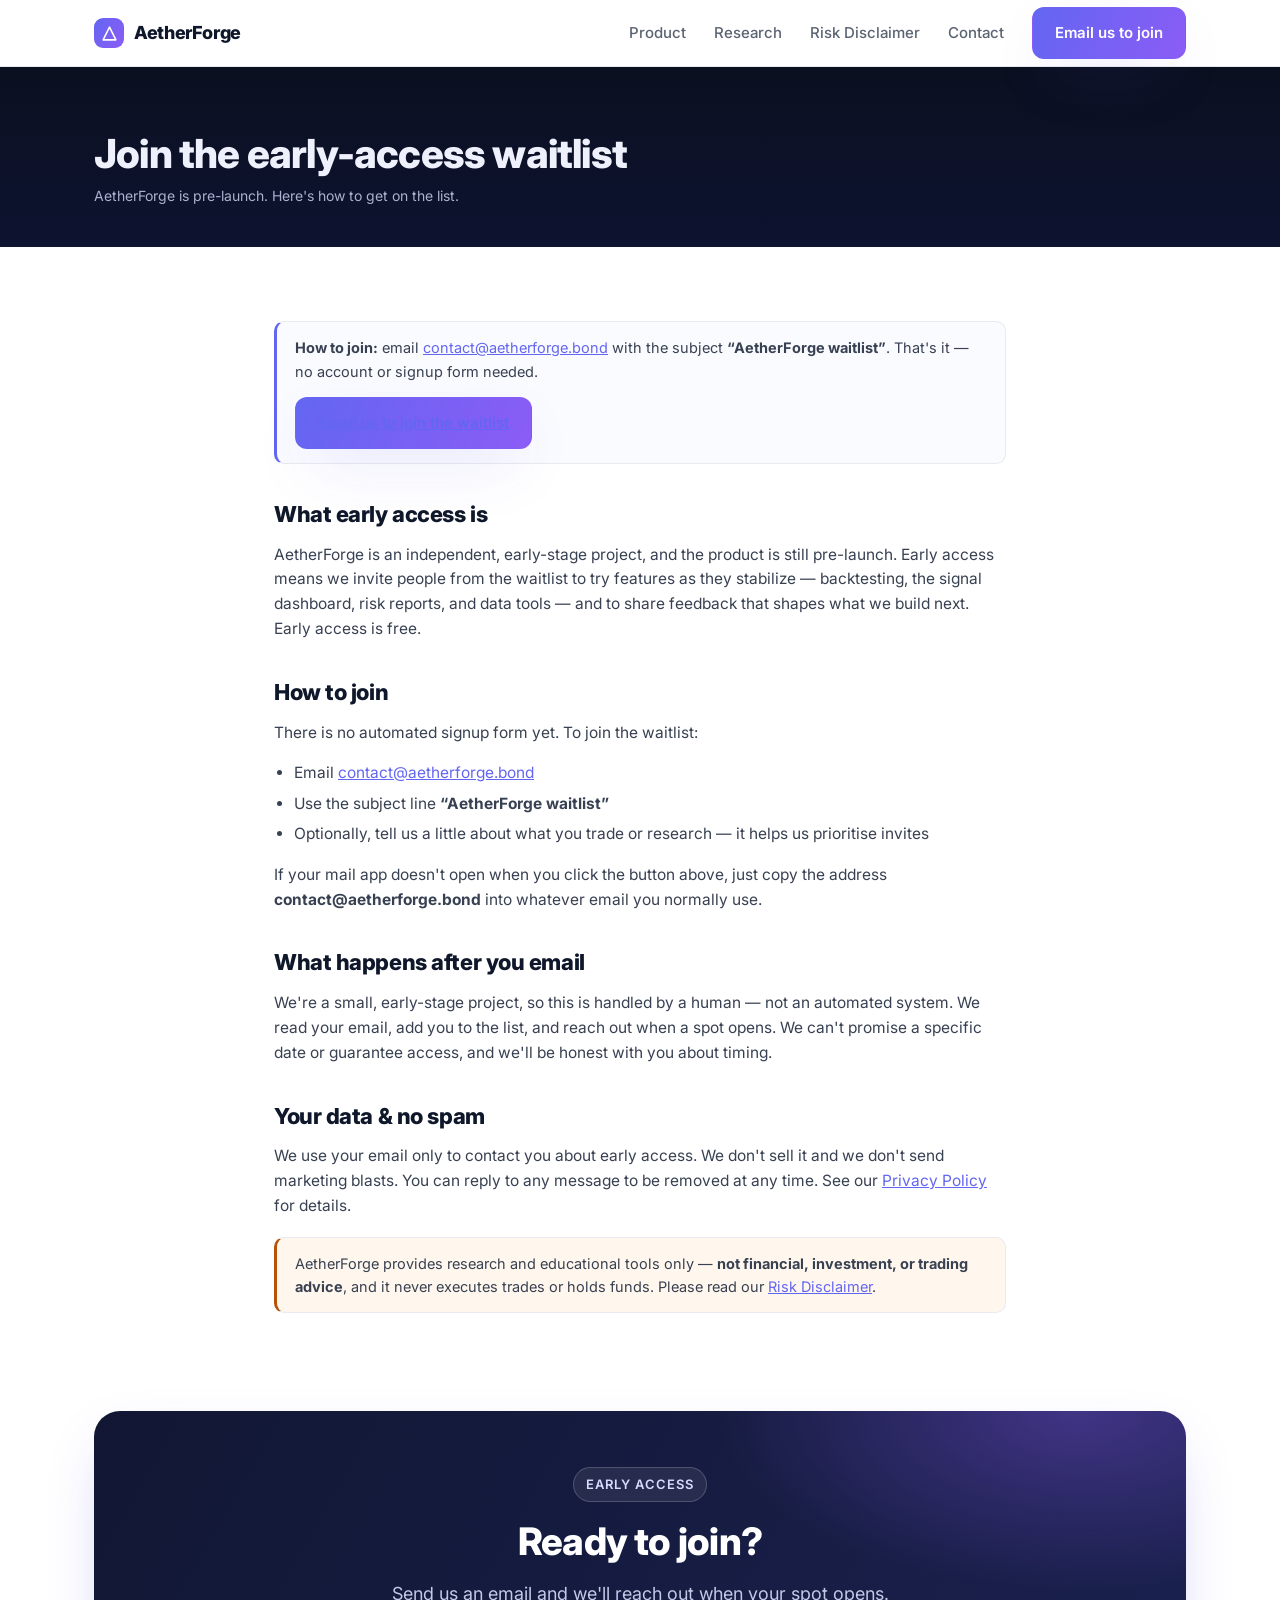
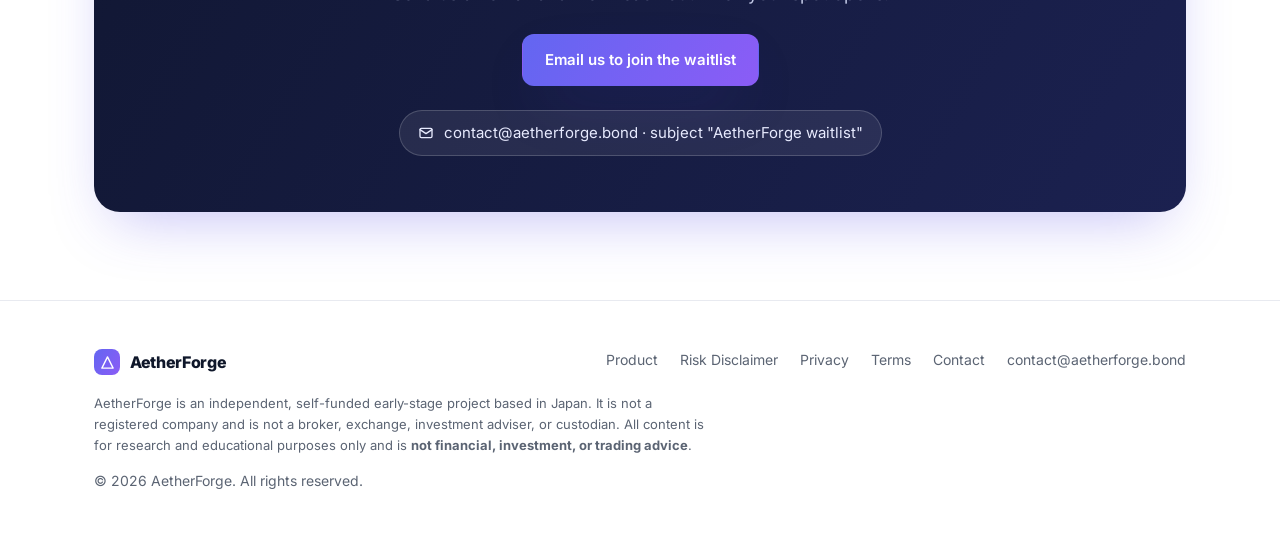
<file: waitlist.html>
<!DOCTYPE html>
<html lang="en">
<head>
  <meta charset="UTF-8" />
  <meta name="viewport" content="width=device-width, initial-scale=1.0" />
  <title>Join the waitlist — AetherForge</title>
  <meta name="description" content="How to join AetherForge early access: email contact@aetherforge.bond with the subject 'AetherForge waitlist'." />
  <meta name="robots" content="all" />
  <link rel="icon" href="data:image/svg+xml,%3Csvg xmlns='http://www.w3.org/2000/svg' viewBox='0 0 32 32'%3E%3Cdefs%3E%3ClinearGradient id='g' x1='0' y1='0' x2='1' y2='1'%3E%3Cstop offset='0' stop-color='%236366f1'/%3E%3Cstop offset='1' stop-color='%238b5cf6'/%3E%3C/linearGradient%3E%3C/defs%3E%3Crect width='32' height='32' rx='8' fill='url(%23g)'/%3E%3Cpath d='M16 6 L25 24 H7 Z' fill='none' stroke='white' stroke-width='2.4' stroke-linejoin='round'/%3E%3C/svg%3E" />
  <link rel="preconnect" href="https://fonts.googleapis.com" />
  <link rel="preconnect" href="https://fonts.gstatic.com" crossorigin />
  <link href="https://fonts.googleapis.com/css2?family=Inter:wght@400;500;600;700;800&display=swap" rel="stylesheet" />
  <link rel="stylesheet" href="style.css" />
</head>
<body>
  <header class="nav">
    <div class="container nav-inner">
      <a class="brand" href="/" aria-label="AetherForge home">
        <span class="mark" aria-hidden="true"><svg viewBox="0 0 24 24" fill="none"><path d="M12 3 L21 21 H3 Z" stroke="white" stroke-width="2.2" stroke-linejoin="round"/></svg></span>
        AetherForge
      </a>
      <nav class="nav-links" id="navLinks">
        <a class="link" href="/#product">Product</a>
        <a class="link" href="research.html">Research</a>
        <a class="link" href="disclaimer.html">Risk Disclaimer</a>
        <a class="link" href="contact.html">Contact</a>
        <a class="btn btn-primary" href="mailto:contact@aetherforge.bond?subject=AetherForge%20waitlist">Email us to join</a>
      </nav>
      <button class="nav-toggle" id="navToggle" aria-label="Toggle menu" aria-expanded="false"><span></span><span></span><span></span></button>
    </div>
  </header>

  <header class="doc-header">
    <div class="container">
      <h1>Join the early-access waitlist</h1>
      <div class="updated">AetherForge is pre-launch. Here's how to get on the list.</div>
    </div>
  </header>

  <article class="prose">
    <div class="callout">
      <b>How to join:</b> email <a href="mailto:contact@aetherforge.bond?subject=AetherForge%20waitlist">contact@aetherforge.bond</a> with the subject <b>&ldquo;AetherForge waitlist&rdquo;</b>. That's it — no account or signup form needed.
      <div style="margin-top:14px"><a class="btn btn-primary" href="mailto:contact@aetherforge.bond?subject=AetherForge%20waitlist">Email us to join the waitlist</a></div>
    </div>

    <h2>What early access is</h2>
    <p>AetherForge is an independent, early-stage project, and the product is still pre-launch. Early access means we invite people from the waitlist to try features as they stabilize — backtesting, the signal dashboard, risk reports, and data tools — and to share feedback that shapes what we build next. Early access is free.</p>

    <h2>How to join</h2>
    <p>There is no automated signup form yet. To join the waitlist:</p>
    <ul>
      <li>Email <a href="mailto:contact@aetherforge.bond?subject=AetherForge%20waitlist">contact@aetherforge.bond</a></li>
      <li>Use the subject line <b>&ldquo;AetherForge waitlist&rdquo;</b></li>
      <li>Optionally, tell us a little about what you trade or research — it helps us prioritise invites</li>
    </ul>
    <p>If your mail app doesn't open when you click the button above, just copy the address <b>contact@aetherforge.bond</b> into whatever email you normally use.</p>

    <h2>What happens after you email</h2>
    <p>We're a small, early-stage project, so this is handled by a human — not an automated system. We read your email, add you to the list, and reach out when a spot opens. We can't promise a specific date or guarantee access, and we'll be honest with you about timing.</p>

    <h2>Your data &amp; no spam</h2>
    <p>We use your email only to contact you about early access. We don't sell it and we don't send marketing blasts. You can reply to any message to be removed at any time. See our <a href="privacy.html">Privacy Policy</a> for details.</p>

    <div class="callout" style="border-left-color:#b45309;background:#fff7ed">AetherForge provides research and educational tools only — <b>not financial, investment, or trading advice</b>, and it never executes trades or holds funds. Please read our <a href="disclaimer.html">Risk Disclaimer</a>.</div>
  </article>

  <section style="padding-top:0">
    <div class="container">
      <div class="cta-card">
        <span class="eyebrow" style="color:#d6dbff;background:rgba(255,255,255,.08);border-color:rgba(255,255,255,.18)">Early access</span>
        <h2>Ready to join?</h2>
        <p>Send us an email and we'll reach out when your spot opens.</p>
        <a class="btn btn-primary" href="mailto:contact@aetherforge.bond?subject=AetherForge%20waitlist">Email us to join the waitlist</a>
        <div><span class="email-pill" aria-label="Contact email"><svg width="16" height="16" viewBox="0 0 24 24" fill="none" stroke="currentColor" stroke-width="2" stroke-linecap="round" stroke-linejoin="round"><rect x="3" y="5" width="18" height="14" rx="2"/><path d="m3 7 9 6 9-6"/></svg> contact@aetherforge.bond · subject "AetherForge waitlist"</span></div>
      </div>
    </div>
  </section>

  <footer class="site">
    <div class="container">
      <div class="foot">
        <div class="brand" style="font-size:16px">
          <span class="mark" aria-hidden="true" style="width:26px;height:26px;border-radius:8px"><svg viewBox="0 0 24 24" fill="none" style="width:15px;height:15px"><path d="M12 3 L21 21 H3 Z" stroke="white" stroke-width="2.2" stroke-linejoin="round"/></svg></span>
          AetherForge
        </div>
        <div class="foot-links">
          <a href="/#product">Product</a>
          <a href="disclaimer.html">Risk Disclaimer</a>
          <a href="privacy.html">Privacy</a>
          <a href="terms.html">Terms</a>
          <a href="contact.html">Contact</a>
          <a href="mailto:contact@aetherforge.bond">contact@aetherforge.bond</a>
        </div>
      </div>
      <p class="foot-note">AetherForge is an independent, self-funded early-stage project based in Japan. It is not a registered company and is not a broker, exchange, investment adviser, or custodian. All content is for research and educational purposes only and is <b>not financial, investment, or trading advice</b>.</p>
      <p class="muted" style="margin-top:14px">© <span id="year">2026</span> AetherForge. All rights reserved.</p>
    </div>
  </footer>
  <script>(function(){var t=document.getElementById('navToggle'),l=document.getElementById('navLinks');t.addEventListener('click',function(){var o=l.classList.toggle('open');t.setAttribute('aria-expanded',o?'true':'false')});l.addEventListener('click',function(e){if(e.target.tagName==='A')l.classList.remove('open')});document.getElementById('year').textContent=new Date().getFullYear();})();</script>
</body>
</html>
</file>
<file: style.css>
/* AetherForge — shared styles */
:root{
  --bg:#fff; --bg-dark:#0b1020; --ink:#0f172a; --muted:#5b6473; --line:#e8eaf0;
  --brand:#6366f1; --brand-2:#8b5cf6; --accent:#22d3ee; --warn:#b45309; --warn-bg:#fff7ed; --warn-line:#fed7aa;
  --radius:18px; --maxw:1140px;
  --shadow:0 10px 30px -12px rgba(15,23,42,.18);
  --shadow-lg:0 24px 60px -20px rgba(79,70,229,.35);
}
*{box-sizing:border-box}
html{scroll-behavior:smooth}
body{margin:0;font-family:"Inter",-apple-system,BlinkMacSystemFont,"Segoe UI",Roboto,Helvetica,Arial,sans-serif;color:var(--ink);background:var(--bg);line-height:1.6;-webkit-font-smoothing:antialiased}
a{color:inherit;text-decoration:none}
img{max-width:100%;display:block}
.container{width:100%;max-width:var(--maxw);margin:0 auto;padding:0 24px}
section{padding:88px 0}
h1,h2,h3{line-height:1.15;letter-spacing:-.02em;margin:0 0 16px}
h2{font-size:clamp(28px,4vw,38px);font-weight:800}
h3{font-size:19px;font-weight:700}
p.lead{font-size:18px;color:var(--muted);max-width:640px}
.eyebrow{display:inline-block;font-size:13px;font-weight:600;letter-spacing:.08em;text-transform:uppercase;color:var(--brand);background:rgba(99,102,241,.08);border:1px solid rgba(99,102,241,.18);padding:6px 12px;border-radius:999px;margin-bottom:18px}
.grad-text{background:linear-gradient(120deg,#818cf8,#c4b5fd 45%,#67e8f9);-webkit-background-clip:text;background-clip:text;color:transparent}

/* buttons */
.btn{display:inline-flex;align-items:center;gap:8px;font-weight:600;font-size:15px;padding:13px 22px;border-radius:12px;border:1px solid transparent;cursor:pointer;transition:transform .15s,box-shadow .15s,background .15s,border-color .15s;white-space:nowrap}
.btn-primary{color:#fff;background:linear-gradient(120deg,var(--brand),var(--brand-2));box-shadow:var(--shadow-lg)}
.btn-primary:hover{transform:translateY(-2px)}
.btn-ghost{color:var(--ink);background:#fff;border-color:var(--line)}
.btn-ghost:hover{border-color:#cbd2e0;transform:translateY(-2px)}
.btn-on-dark{color:#fff;background:rgba(255,255,255,.08);border-color:rgba(255,255,255,.18)}
.btn-on-dark:hover{background:rgba(255,255,255,.14);transform:translateY(-2px)}

/* nav */
header.nav{position:sticky;top:0;z-index:50;background:rgba(255,255,255,.8);backdrop-filter:saturate(180%) blur(12px);-webkit-backdrop-filter:saturate(180%) blur(12px);border-bottom:1px solid var(--line)}
.nav-inner{display:flex;align-items:center;justify-content:space-between;height:66px}
.brand{display:flex;align-items:center;gap:10px;font-weight:800;font-size:18px;letter-spacing:-.02em}
.brand .mark{width:30px;height:30px;border-radius:9px;background:linear-gradient(120deg,var(--brand),var(--brand-2));display:grid;place-items:center;box-shadow:var(--shadow-lg)}
.brand .mark svg{width:17px;height:17px}
.nav-links{display:flex;align-items:center;gap:28px}
.nav-links a.link{color:var(--muted);font-weight:500;font-size:15px}
.nav-links a.link:hover{color:var(--ink)}
.nav-toggle{display:none;background:none;border:0;cursor:pointer;padding:8px}
.nav-toggle span{display:block;width:22px;height:2px;background:var(--ink);margin:4px 0;border-radius:2px}

/* hero */
.hero{position:relative;overflow:hidden;color:#eef1fb;padding:104px 0 112px;
  background:radial-gradient(900px 500px at 80% -10%,rgba(139,92,246,.30),transparent 60%),radial-gradient(700px 500px at 5% 10%,rgba(34,211,238,.18),transparent 55%),linear-gradient(180deg,#0b1020,#0d1330)}
.hero::after{content:"";position:absolute;inset:0;pointer-events:none;background-image:linear-gradient(rgba(255,255,255,.04) 1px,transparent 1px),linear-gradient(90deg,rgba(255,255,255,.04) 1px,transparent 1px);background-size:44px 44px;mask-image:radial-gradient(800px 480px at 60% 0%,#000 30%,transparent 75%);-webkit-mask-image:radial-gradient(800px 480px at 60% 0%,#000 30%,transparent 75%)}
.hero .container{position:relative;z-index:1;max-width:860px;text-align:center}
.hero .eyebrow{color:#c7cdf7;background:rgba(255,255,255,.06);border-color:rgba(255,255,255,.14)}
.hero h1{font-size:clamp(34px,5vw,56px);font-weight:800}
.hero p.lead{color:#b8c0db;font-size:19px;max-width:660px;margin-left:auto;margin-right:auto}
.hero-cta{display:flex;flex-wrap:wrap;gap:14px;margin:30px 0 14px;justify-content:center}
.hero-note{color:#aab2cf;font-size:13.5px;margin-top:10px}
.badge-line{color:#c7cdf7;font-size:13px;font-weight:600;background:rgba(255,255,255,.06);border:1px solid rgba(255,255,255,.14);padding:6px 14px;border-radius:999px;display:inline-block;margin-top:24px}

/* section heads */
.section-head{max-width:720px;margin-bottom:48px}
.section-head.center{margin-left:auto;margin-right:auto;text-align:center}
.muted-sec{background:linear-gradient(180deg,#fff,#fafbff);border-top:1px solid var(--line);border-bottom:1px solid var(--line)}

/* grid + cards */
.grid{display:grid;grid-template-columns:repeat(3,1fr);gap:22px}
.card{background:#fff;border:1px solid var(--line);border-radius:var(--radius);padding:26px;box-shadow:var(--shadow);transition:transform .18s,box-shadow .18s,border-color .18s}
.card:hover{transform:translateY(-5px);box-shadow:var(--shadow-lg);border-color:rgba(99,102,241,.35)}
.card .ic{width:48px;height:48px;border-radius:13px;display:grid;place-items:center;margin-bottom:16px;color:#fff;background:linear-gradient(120deg,var(--brand),var(--brand-2))}
.card .ic.b{background:linear-gradient(120deg,#0ea5e9,#22d3ee)}
.card .ic.c{background:linear-gradient(120deg,#f59e0b,#f97316)}
.card .ic.d{background:linear-gradient(120deg,#10b981,#22d3ee)}
.card .ic.e{background:linear-gradient(120deg,#ec4899,#8b5cf6)}
.card p{color:var(--muted);font-size:15px;margin:0}

/* how it works */
.steps{display:grid;grid-template-columns:repeat(4,1fr);gap:18px;counter-reset:s}
.step{background:#fff;border:1px solid var(--line);border-radius:14px;padding:22px;box-shadow:var(--shadow)}
.step .n{width:32px;height:32px;border-radius:9px;background:rgba(99,102,241,.1);color:var(--brand);font-weight:800;display:grid;place-items:center;margin-bottom:12px}
.step b{display:block;margin-bottom:4px}
.step span{color:var(--muted);font-size:14px}

/* honest by design */
.honest{display:grid;grid-template-columns:repeat(3,1fr);gap:22px}
.honest .item{padding:24px;border:1px solid var(--line);border-radius:var(--radius);background:#fff}
.honest .item h3{display:flex;align-items:center;gap:8px}
.honest .item p{color:var(--muted);font-size:15px;margin:8px 0 0}

/* risk banner */
.risk{background:var(--warn-bg);border:1px solid var(--warn-line);border-radius:16px;padding:20px 24px;color:#7c4a14;font-size:14.5px;display:flex;gap:14px;align-items:flex-start}
.risk svg{flex:none;color:var(--warn);margin-top:2px}
.risk b{color:#7c2d12}

/* waitlist cta */
.cta-card{position:relative;overflow:hidden;text-align:center;color:#fff;border-radius:26px;padding:56px;box-shadow:var(--shadow-lg);background:radial-gradient(600px 300px at 90% 0%,rgba(139,92,246,.35),transparent 60%),linear-gradient(120deg,#111733,#1b2150)}
.cta-card h2{color:#fff}
.cta-card p{color:#c2c9e6;max-width:560px;margin:0 auto 26px;font-size:18px}
.email-pill{display:inline-flex;align-items:center;gap:10px;margin-top:24px;font-size:15px;color:#e7eafe;background:rgba(255,255,255,.08);border:1px solid rgba(255,255,255,.18);padding:10px 18px;border-radius:999px}

/* footer */
footer.site{border-top:1px solid var(--line);padding:48px 0 40px;background:#fff}
.foot{display:flex;justify-content:space-between;gap:28px;flex-wrap:wrap;align-items:flex-start}
.foot-links{display:flex;gap:22px;flex-wrap:wrap}
.foot-links a{color:var(--muted);font-size:14px}
.foot-links a:hover{color:var(--ink)}
.foot-note{color:var(--muted);font-size:13px;max-width:620px;margin-top:18px;line-height:1.6}
.muted{color:var(--muted);font-size:14px}

/* legal / prose pages */
.doc-header{background:linear-gradient(180deg,#0b1020,#0d1330);color:#eef1fb;padding:64px 0 40px}
.doc-header h1{font-size:clamp(28px,4vw,40px);font-weight:800;margin:0 0 8px}
.doc-header .updated{color:#aab2cf;font-size:14px}
.prose{max-width:780px;margin:0 auto;padding:56px 24px 80px}
.prose h2{font-size:22px;margin:38px 0 12px}
.prose h2:first-child{margin-top:0}
.prose h3{font-size:17px;margin:24px 0 8px}
.prose p,.prose li{color:#384152;font-size:15.5px}
.prose ul{padding-left:20px;margin:10px 0}
.prose li{margin:6px 0}
.prose a{color:var(--brand);text-decoration:underline}
.prose .todo{background:#fff7ed;border:1px solid var(--warn-line);color:#7c4a14;padding:2px 7px;border-radius:6px;font-size:13px;font-weight:600}
.prose .callout{background:#fafbff;border:1px solid var(--line);border-left:3px solid var(--brand);border-radius:10px;padding:14px 18px;margin:18px 0;font-size:14.5px;color:#384152}

/* responsive */
@media (max-width:900px){
  section{padding:64px 0}
  .hero{padding:78px 0 84px}
  .grid,.honest{grid-template-columns:1fr}
  .steps{grid-template-columns:1fr 1fr}
  .nav-links{position:absolute;top:66px;left:0;right:0;flex-direction:column;align-items:stretch;gap:0;background:#fff;border-bottom:1px solid var(--line);padding:8px 24px 18px;display:none}
  .nav-links.open{display:flex}
  .nav-links a.link{padding:12px 0;border-bottom:1px solid var(--line)}
  .nav-links .btn{margin-top:12px;justify-content:center}
  .nav-toggle{display:block}
  .cta-card{padding:40px 22px}
}
@media (max-width:520px){.steps{grid-template-columns:1fr}}

/* ── polish pass ─────────────────────────────────────────── */
/* anchor offset so the sticky nav doesn't cover section tops */
section[id]{scroll-margin-top:84px}

/* branded text selection */
::selection{background:rgba(99,102,241,.22);color:var(--ink)}
.hero ::selection,.cta-card ::selection,.doc-header ::selection{background:rgba(167,139,250,.38);color:#fff}

/* visible keyboard-focus rings */
a:focus-visible,.btn:focus-visible,.nav-toggle:focus-visible{outline:2px solid var(--brand);outline-offset:3px;border-radius:10px}
.btn-on-dark:focus-visible,.cta-card .btn:focus-visible,.hero a:focus-visible{outline-color:#c4b5fd}

/* sticky nav gains depth once you scroll */
header.nav.scrolled{box-shadow:0 10px 28px -18px rgba(15,23,42,.5)}

/* card icon micro-interaction */
.card .ic{transition:transform .18s ease}
.card:hover .ic{transform:translateY(-2px) scale(1.06)}

/* scroll reveal — only when JS detected motion is welcome */
@media (prefers-reduced-motion:no-preference){
  html.js-anim .section-head,
  html.js-anim .card,
  html.js-anim .step,
  html.js-anim .honest .item,
  html.js-anim .risk,
  html.js-anim .cta-card{
    opacity:0;transform:translateY(22px);
    transition:opacity .7s ease,transform .7s cubic-bezier(.16,1,.3,1)
  }
  html.js-anim .is-in{opacity:1 !important;transform:none !important}
}

/* respect reduced-motion: drop hover lifts and smooth-scroll */
@media (prefers-reduced-motion:reduce){
  html{scroll-behavior:auto}
  .btn:hover,.card:hover,.btn-ghost:hover,.btn-on-dark:hover,.card:hover .ic{transform:none}
}
</file>
